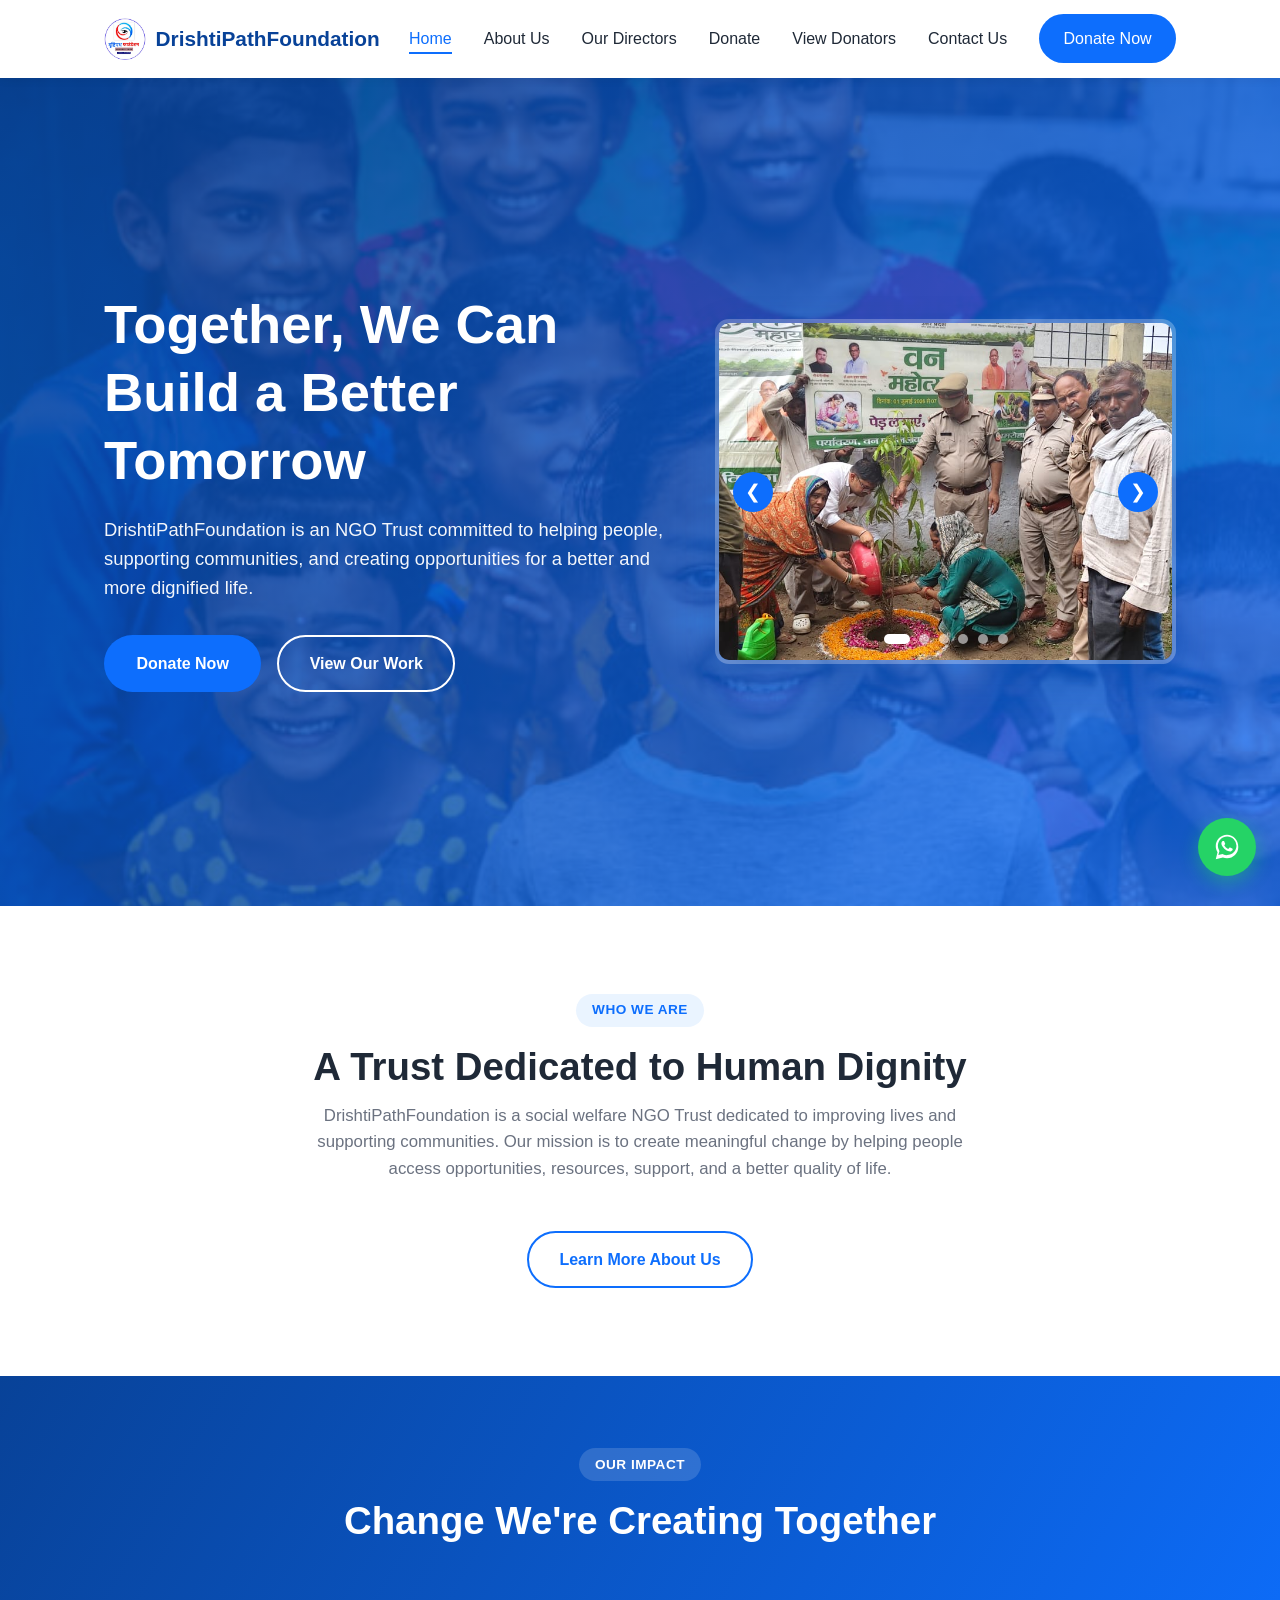
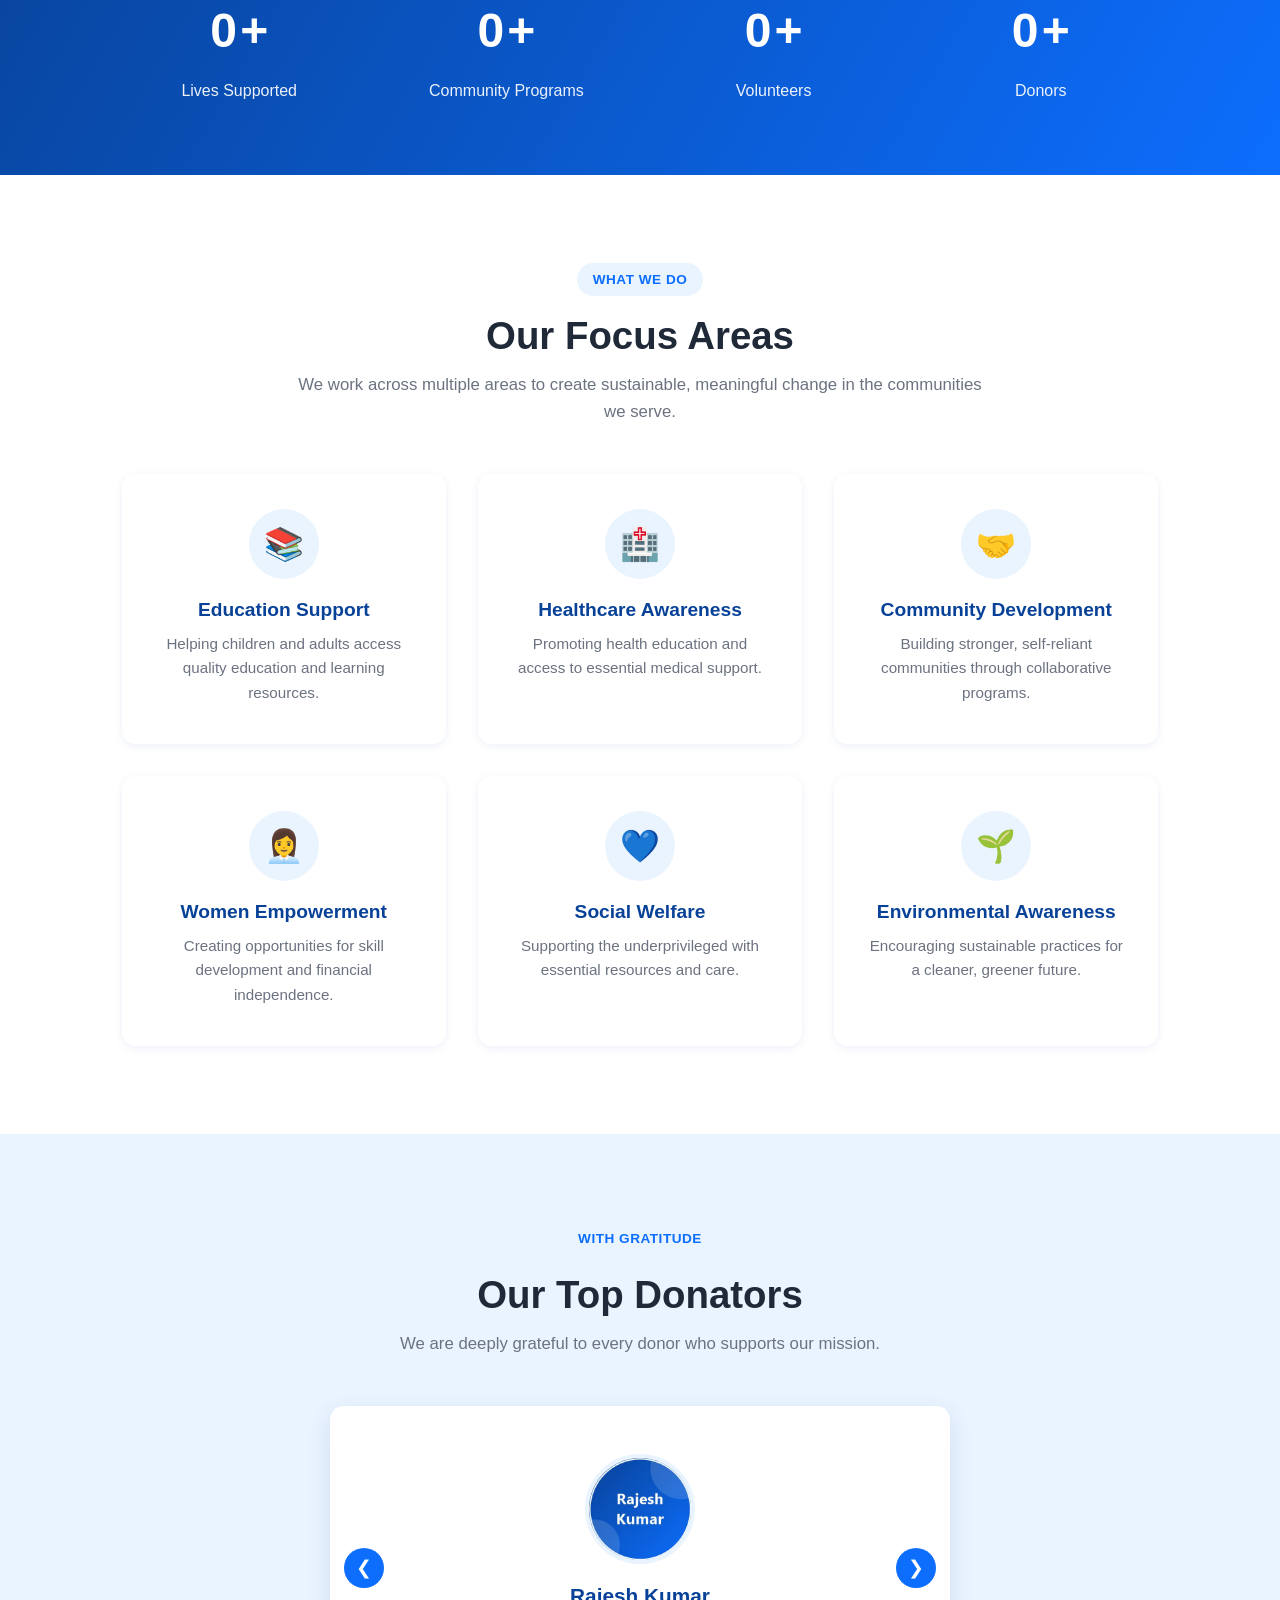
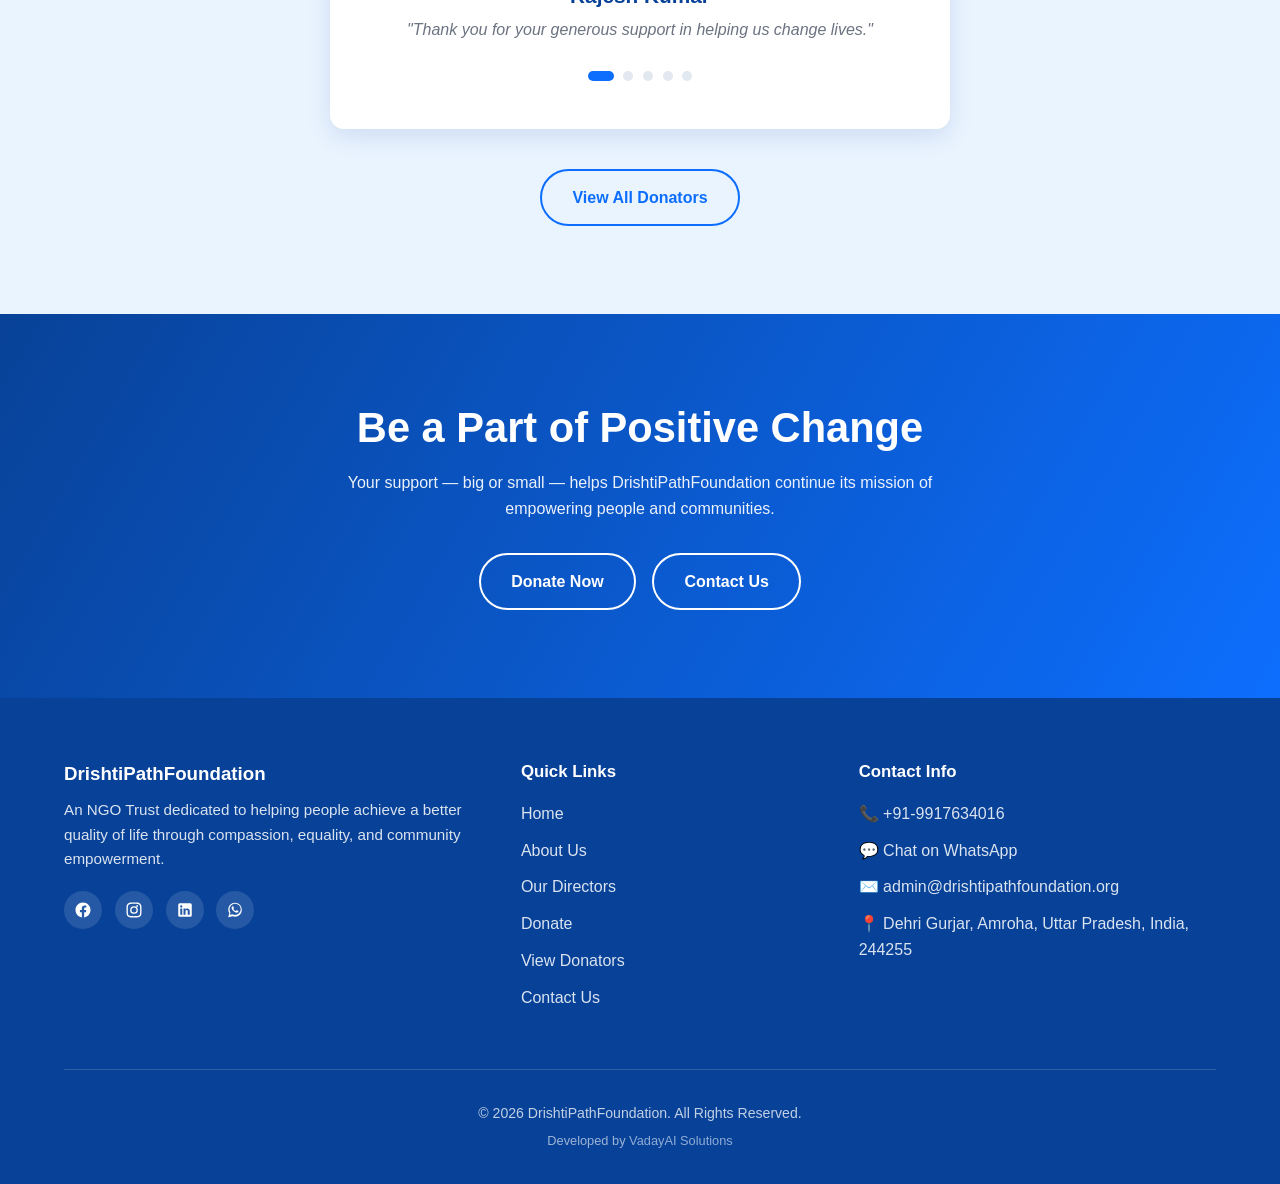
<file: index.html>
<!DOCTYPE html>
<html lang="en">
<head>
<meta charset="UTF-8">
<meta name="viewport" content="width=device-width, initial-scale=1.0">
<title>DrishtiPathFoundation | Home</title>
<meta name="description" content="DrishtiPathFoundation is an NGO Trust committed to helping people, supporting communities, and creating opportunities for a better and more dignified life.">
<link rel="stylesheet" href="css/style.css">
</head>
<body>

<!-- ===================== HEADER / NAVIGATION ===================== -->
<header class="site-header" id="siteHeader">
  <nav class="navbar">
    <a href="index.html" class="nav-logo">
      <img src="images/logo-placeholder.png" alt="DrishtiPathFoundation Logo">
      DrishtiPathFoundation
    </a>
    <ul class="nav-links" id="navLinks">
      <li><a href="index.html" class="active">Home</a></li>
      <li><a href="about.html">About Us</a></li>
      <li><a href="directors.html">Our Directors</a></li>
      <li><a href="donate.html">Donate</a></li>
      <li><a href="donors.html">View Donators</a></li>
      <li><a href="contact.html">Contact Us</a></li>
      <li><a href="donate.html" class="btn btn-primary">Donate Now</a></li>
    </ul>
    <div class="hamburger" id="hamburger" aria-label="Toggle navigation menu">
      <span></span><span></span><span></span>
    </div>
  </nav>
</header>

<!-- ===================== HERO SECTION ===================== -->
<!--
  Hero photo slideshow: auto-advances every 5 seconds, same behaviour as the
  Top Donors Slideshow further down (see initHeroSlideshow() in js/script.js).
  UPDATE LATER: add/replace photos in images/hero-placeholder/ (hero1.jpg,
  hero2.jpg, ...) — keep filenames sequential. Add or remove
  <div class="hero-slide"> blocks here to match how many photos you have.
-->
<section class="hero" id="home">
  <div class="hero-content">
    <div class="hero-text fade-in-up">
      <h1>Together, We Can Build a Better Tomorrow</h1>
      <p>DrishtiPathFoundation is an NGO Trust committed to helping people, supporting communities, and creating opportunities for a better and more dignified life.</p>
      <div class="hero-buttons">
        <a href="donate.html" class="btn btn-primary">Donate Now</a>
        <a href="#focus" class="btn btn-outline">View Our Work</a>
      </div>
    </div>
    <div class="hero-slider fade-in-up" id="heroSlider">
      <button class="slider-btn slider-prev" id="heroSliderPrev" aria-label="Previous photo">&#10094;</button>
      <button class="slider-btn slider-next" id="heroSliderNext" aria-label="Next photo">&#10095;</button>

      <div class="hero-slide active"><img src="images/hero-placeholder/hero1.jpg" alt="DrishtiPathFoundation community work 1"></div>
      <div class="hero-slide"><img src="images/hero-placeholder/hero2.jpg" alt="DrishtiPathFoundation community work 2"></div>
      <div class="hero-slide"><img src="images/hero-placeholder/hero3.jpg" alt="DrishtiPathFoundation community work 3"></div>
      <div class="hero-slide"><img src="images/hero-placeholder/hero4.jpg" alt="DrishtiPathFoundation community work 4"></div>
      <div class="hero-slide"><img src="images/hero-placeholder/hero5.jpg" alt="DrishtiPathFoundation community work 5"></div>
      <div class="hero-slide"><img src="images/hero-placeholder/hero6.jpg" alt="DrishtiPathFoundation community work 6"></div>

      <div class="slider-dots" id="heroSliderDots"></div>
    </div>
  </div>
</section>

<!-- ===================== ABOUT TEASER ===================== -->
<section class="section" id="about-teaser">
  <div class="container">
    <div class="section-header">
      <span class="section-tag">Who We Are</span>
      <h2>A Trust Dedicated to Human Dignity</h2>
      <p>DrishtiPathFoundation is a social welfare NGO Trust dedicated to improving lives and supporting communities. Our mission is to create meaningful change by helping people access opportunities, resources, support, and a better quality of life.</p>
    </div>
    <div class="text-center">
      <a href="about.html" class="btn btn-outline-blue">Learn More About Us</a>
    </div>
  </div>
</section>

<!-- ===================== IMPACT COUNTERS ===================== -->
<!-- Numbers animate upward when this section scrolls into view (see js/script.js). -->
<section class="impact-section" id="impact">
  <div class="container">
    <div class="section-header">
      <span class="section-tag" style="background:rgba(255,255,255,0.15); color:#fff;">Our Impact</span>
      <h2 style="color:#fff;">Change We're Creating Together</h2>
    </div>
    <div class="counter-grid">
      <div class="counter-item">
        <div class="counter-number"><span data-target="1000">0</span>+</div>
        <div class="counter-label">Lives Supported</div>
      </div>
      <div class="counter-item">
        <div class="counter-number"><span data-target="50">0</span>+</div>
        <div class="counter-label">Community Programs</div>
      </div>
      <div class="counter-item">
        <div class="counter-number"><span data-target="100">0</span>+</div>
        <div class="counter-label">Volunteers</div>
      </div>
      <div class="counter-item">
        <div class="counter-number"><span data-target="500">0</span>+</div>
        <div class="counter-label">Donors</div>
      </div>
    </div>
  </div>
</section>

<!-- ===================== FOCUS AREAS ===================== -->
<section class="section" id="focus">
  <div class="container">
    <div class="section-header">
      <span class="section-tag">What We Do</span>
      <h2>Our Focus Areas</h2>
      <p>We work across multiple areas to create sustainable, meaningful change in the communities we serve.</p>
    </div>
    <div class="focus-grid">
      <div class="focus-card">
        <div class="focus-icon">📚</div>
        <h3>Education Support</h3>
        <p>Helping children and adults access quality education and learning resources.</p>
      </div>
      <div class="focus-card">
        <div class="focus-icon">🏥</div>
        <h3>Healthcare Awareness</h3>
        <p>Promoting health education and access to essential medical support.</p>
      </div>
      <div class="focus-card">
        <div class="focus-icon">🤝</div>
        <h3>Community Development</h3>
        <p>Building stronger, self-reliant communities through collaborative programs.</p>
      </div>
      <div class="focus-card">
        <div class="focus-icon">👩‍💼</div>
        <h3>Women Empowerment</h3>
        <p>Creating opportunities for skill development and financial independence.</p>
      </div>
      <div class="focus-card">
        <div class="focus-icon">💙</div>
        <h3>Social Welfare</h3>
        <p>Supporting the underprivileged with essential resources and care.</p>
      </div>
      <div class="focus-card">
        <div class="focus-icon">🌱</div>
        <h3>Environmental Awareness</h3>
        <p>Encouraging sustainable practices for a cleaner, greener future.</p>
      </div>
    </div>
  </div>
</section>

<!-- ===================== TOP DONORS SLIDESHOW ===================== -->
<!-- Auto-advances every 5 seconds. See initDonorSlideshow() in js/script.js. -->
<section class="section section-alt" id="top-donors">
  <div class="container">
    <div class="section-header">
      <span class="section-tag">With Gratitude</span>
      <h2>Our Top Donators</h2>
      <p>We are deeply grateful to every donor who supports our mission.</p>
    </div>

    <div class="donor-slider" id="donorSlider">
      <button class="slider-btn slider-prev" id="sliderPrev" aria-label="Previous donor">&#10094;</button>
      <button class="slider-btn slider-next" id="sliderNext" aria-label="Next donor">&#10095;</button>

      <div class="donor-slide active">
        <img src="images/donors/donor1.jpg" alt="Rajesh Kumar">
        <h3>Rajesh Kumar</h3>
        <p>"Thank you for your generous support in helping us change lives."</p>
      </div>
      <div class="donor-slide">
        <img src="images/donors/donor2.jpg" alt="Neha Gupta">
        <h3>Neha Gupta</h3>
        <p>"Your kindness fuels our mission of hope and dignity."</p>
      </div>
      <div class="donor-slide">
        <img src="images/donors/donor3.jpg" alt="Amit Agarwal">
        <h3>Amit Agarwal</h3>
        <p>"Every contribution brings us closer to a better tomorrow."</p>
      </div>
      <div class="donor-slide">
        <img src="images/donors/donor4.jpg" alt="Sunita Sharma">
        <h3>Sunita Sharma</h3>
        <p>"Grateful for your trust and continued generosity."</p>
      </div>
      <div class="donor-slide">
        <img src="images/donors/donor5.jpg" alt="Vikram Singh">
        <h3>Vikram Singh</h3>
        <p>"Together, we are building a more compassionate society."</p>
      </div>

      <div class="slider-dots" id="sliderDots"></div>
    </div>

    <div class="text-center" style="margin-top:2.5rem;">
      <a href="donors.html" class="btn btn-outline-blue">View All Donators</a>
    </div>
  </div>
</section>

<!-- ===================== CALL TO ACTION ===================== -->
<section class="section" style="background: linear-gradient(120deg, var(--dark-blue), var(--primary-blue)); color:#fff;">
  <div class="container text-center">
    <h2 style="color:#fff; font-size:clamp(1.8rem,3.5vw,2.6rem); margin-bottom:1rem;">Be a Part of Positive Change</h2>
    <p style="max-width:600px; margin:0 auto 2rem; opacity:0.92;">Your support — big or small — helps DrishtiPathFoundation continue its mission of empowering people and communities.</p>
    <div class="hero-buttons" style="justify-content:center;">
      <a href="donate.html" class="btn btn-outline">Donate Now</a>
      <a href="contact.html" class="btn btn-outline">Contact Us</a>
    </div>
  </div>
</section>

<!-- ===================== FOOTER ===================== -->
<footer class="site-footer">
  <div class="footer-grid">
    <div class="footer-brand">
      <h3>DrishtiPathFoundation</h3>
      <p>An NGO Trust dedicated to helping people achieve a better quality of life through compassion, equality, and community empowerment.</p>
      <div class="footer-social">
        <a href="https://www.facebook.com/share/1DMJnXZM2B/" target="_blank" rel="noopener" aria-label="Facebook"><svg viewBox="0 0 24 24"><path d="M22 12.06C22 6.51 17.52 2 12 2S2 6.51 2 12.06c0 5 3.66 9.15 8.44 9.94v-7.03H7.9v-2.91h2.54V9.86c0-2.51 1.49-3.9 3.77-3.9 1.09 0 2.24.2 2.24.2v2.47h-1.26c-1.24 0-1.63.78-1.63 1.57v1.88h2.78l-.44 2.91h-2.34V22c4.78-.79 8.44-4.94 8.44-9.94z"/></svg></a>
        <a href="https://www.instagram.com/drishtipathfoundation" target="_blank" rel="noopener" aria-label="Instagram"><svg viewBox="0 0 24 24"><path d="M12 2c-2.72 0-3.06.01-4.12.06-1.06.05-1.79.22-2.43.47-.66.26-1.22.6-1.77 1.16-.56.55-.9 1.11-1.16 1.77-.25.64-.42 1.37-.47 2.43C2.01 8.94 2 9.28 2 12s.01 3.06.06 4.12c.05 1.06.22 1.79.47 2.43.26.66.6 1.22 1.16 1.77.55.56 1.11.9 1.77 1.16.64.25 1.37.42 2.43.47C8.94 21.99 9.28 22 12 22s3.06-.01 4.12-.06c1.06-.05 1.79-.22 2.43-.47.66-.26 1.22-.6 1.77-1.16.56-.55.9-1.11 1.16-1.77.25-.64.42-1.37.47-2.43.05-1.06.06-1.4.06-4.12s-.01-3.06-.06-4.12c-.05-1.06-.22-1.79-.47-2.43-.26-.66-.6-1.22-1.16-1.77-.55-.56-1.11-.9-1.77-1.16-.64-.25-1.37-.42-2.43-.47C15.06 2.01 14.72 2 12 2zm0 1.8c2.67 0 2.99.01 4.04.06.98.04 1.51.21 1.86.34.47.18.8.4 1.15.75.35.35.57.68.75 1.15.14.35.3.88.34 1.86.05 1.05.06 1.37.06 4.04s-.01 2.99-.06 4.04c-.04.98-.21 1.51-.34 1.86-.18.47-.4.8-.75 1.15-.35.35-.68.57-1.15.75-.35.14-.88.3-1.86.34-1.05.05-1.37.06-4.04.06s-2.99-.01-4.04-.06c-.98-.04-1.51-.21-1.86-.34-.47-.18-.8-.4-1.15-.75-.35-.35-.57-.68-.75-1.15-.14-.35-.3-.88-.34-1.86C3.81 14.99 3.8 14.67 3.8 12s.01-2.99.06-4.04c.04-.98.21-1.51.34-1.86.18-.47.4-.8.75-1.15.35-.35.68-.57 1.15-.75.35-.14.88-.3 1.86-.34C9.01 3.81 9.33 3.8 12 3.8zm0 3.05a5.15 5.15 0 1 0 0 10.3 5.15 5.15 0 0 0 0-10.3zm0 8.5a3.35 3.35 0 1 1 0-6.7 3.35 3.35 0 0 1 0 6.7zm5.35-8.7a1.2 1.2 0 1 1-2.4 0 1.2 1.2 0 0 1 2.4 0z"/></svg></a>
        <a href="https://www.linkedin.com/in/drishtipath-foundation-a357b42a9/" target="_blank" rel="noopener" aria-label="LinkedIn"><svg viewBox="0 0 24 24"><path d="M19 3A2 2 0 0 1 21 5v14a2 2 0 0 1-2 2H5a2 2 0 0 1-2-2V5a2 2 0 0 1 2-2h14zM8.34 18.34V10.1H5.67v8.24h2.67zM7 8.9a1.55 1.55 0 1 0 0-3.1 1.55 1.55 0 0 0 0 3.1zm11.34 9.44v-4.7c0-2.52-1.35-3.69-3.15-3.69-1.45 0-2.1.8-2.46 1.36v-1.17h-2.67c.04.75 0 8.2 0 8.2h2.67v-4.58c0-.25.02-.49.09-.67.2-.49.65-1 1.4-1 1 0 1.4.76 1.4 1.86v4.39h2.72z"/></svg></a>
        <a href="https://wa.me/919917634016" target="_blank" rel="noopener" aria-label="WhatsApp"><svg viewBox="0 0 32 32"><path d="M16.02 3C9.4 3 4 8.4 4 15.02c0 2.4.7 4.63 1.9 6.5L4 29l7.66-1.85a11.9 11.9 0 0 0 4.36.82h.01c6.62 0 12.02-5.4 12.02-12.02C28.05 8.4 22.65 3 16.02 3zm0 21.9c-1.55 0-3.06-.4-4.4-1.16l-.31-.18-4.55 1.1 1.22-4.44-.2-.32a9.87 9.87 0 0 1-1.52-5.28c0-5.47 4.45-9.92 9.93-9.92 2.65 0 5.14 1.03 7.01 2.9a9.86 9.86 0 0 1 2.9 7.02c0 5.47-4.45 9.92-9.93 9.92zm5.44-7.43c-.3-.15-1.76-.87-2.03-.97-.27-.1-.47-.15-.67.15-.2.3-.77.97-.94 1.17-.17.2-.35.22-.65.07-.3-.15-1.25-.46-2.38-1.47-.88-.78-1.47-1.75-1.65-2.05-.17-.3-.02-.46.13-.6.14-.14.3-.35.45-.52.15-.17.2-.3.3-.5.1-.2.05-.37-.02-.52-.07-.15-.67-1.62-.92-2.22-.24-.58-.49-.5-.67-.5h-.57c-.2 0-.52.07-.79.37-.27.3-1.04 1.02-1.04 2.48s1.07 2.87 1.22 3.07c.15.2 2.1 3.2 5.08 4.49.71.3 1.26.49 1.69.63.71.22 1.36.19 1.87.12.57-.09 1.76-.72 2.01-1.41.25-.7.25-1.3.17-1.42-.07-.13-.27-.2-.57-.35z"/></svg></a>
      </div>
    </div>
    <div class="footer-col">
      <h4>Quick Links</h4>
      <ul>
        <li><a href="index.html">Home</a></li>
        <li><a href="about.html">About Us</a></li>
        <li><a href="directors.html">Our Directors</a></li>
        <li><a href="donate.html">Donate</a></li>
        <li><a href="donors.html">View Donators</a></li>
        <li><a href="contact.html">Contact Us</a></li>
      </ul>
    </div>
    <div class="footer-col">
      <h4>Contact Info</h4>
      <ul>
        <li>📞 <a href="tel:+919917634016">+91-9917634016</a></li>
        <li>💬 <a href="https://wa.me/919917634016" target="_blank" rel="noopener">Chat on WhatsApp</a></li>
        <li>✉️ <a href="mailto:admin@drishtipathfoundation.org">admin@drishtipathfoundation.org</a></li>
        <li>📍 <a href="https://maps.app.goo.gl/262mdKHrESReHKVZ7?g_st=ic" target="_blank" rel="noopener">Dehri Gurjar, Amroha, Uttar Pradesh, India, 244255</a></li>
      </ul>
    </div>
  </div>
  <div class="footer-bottom">
    <p class="footer-copy">© 2026 DrishtiPathFoundation. All Rights Reserved.</p>
    <p class="footer-dev">Developed by <a href="https://nktyagi123.github.io/portfolio/" target="_blank" rel="noopener">VadayAI Solutions</a></p>
  </div>
</footer>

<!-- ===================== FLOATING BUTTONS ===================== -->
<a href="https://wa.me/919917634016" target="_blank" rel="noopener" class="whatsapp-float" aria-label="Chat on WhatsApp">
  <svg viewBox="0 0 32 32"><path d="M16.02 3C9.4 3 4 8.4 4 15.02c0 2.4.7 4.63 1.9 6.5L4 29l7.66-1.85a11.9 11.9 0 0 0 4.36.82h.01c6.62 0 12.02-5.4 12.02-12.02C28.05 8.4 22.65 3 16.02 3zm0 21.9c-1.55 0-3.06-.4-4.4-1.16l-.31-.18-4.55 1.1 1.22-4.44-.2-.32a9.87 9.87 0 0 1-1.52-5.28c0-5.47 4.45-9.92 9.93-9.92 2.65 0 5.14 1.03 7.01 2.9a9.86 9.86 0 0 1 2.9 7.02c0 5.47-4.45 9.92-9.93 9.92zm5.44-7.43c-.3-.15-1.76-.87-2.03-.97-.27-.1-.47-.15-.67.15-.2.3-.77.97-.94 1.17-.17.2-.35.22-.65.07-.3-.15-1.25-.46-2.38-1.47-.88-.78-1.47-1.75-1.65-2.05-.17-.3-.02-.46.13-.6.14-.14.3-.35.45-.52.15-.17.2-.3.3-.5.1-.2.05-.37-.02-.52-.07-.15-.67-1.62-.92-2.22-.24-.58-.49-.5-.67-.5h-.57c-.2 0-.52.07-.79.37-.27.3-1.04 1.02-1.04 2.48s1.07 2.87 1.22 3.07c.15.2 2.1 3.2 5.08 4.49.71.3 1.26.49 1.69.63.71.22 1.36.19 1.87.12.57-.09 1.76-.72 2.01-1.41.25-.7.25-1.3.17-1.42-.07-.13-.27-.2-.57-.35z"/></svg>
</a>
<button class="scroll-top-btn" id="scrollTopBtn" aria-label="Scroll to top">&uarr;</button>

<script src="js/script.js"></script>
</body>
</html>
</file>
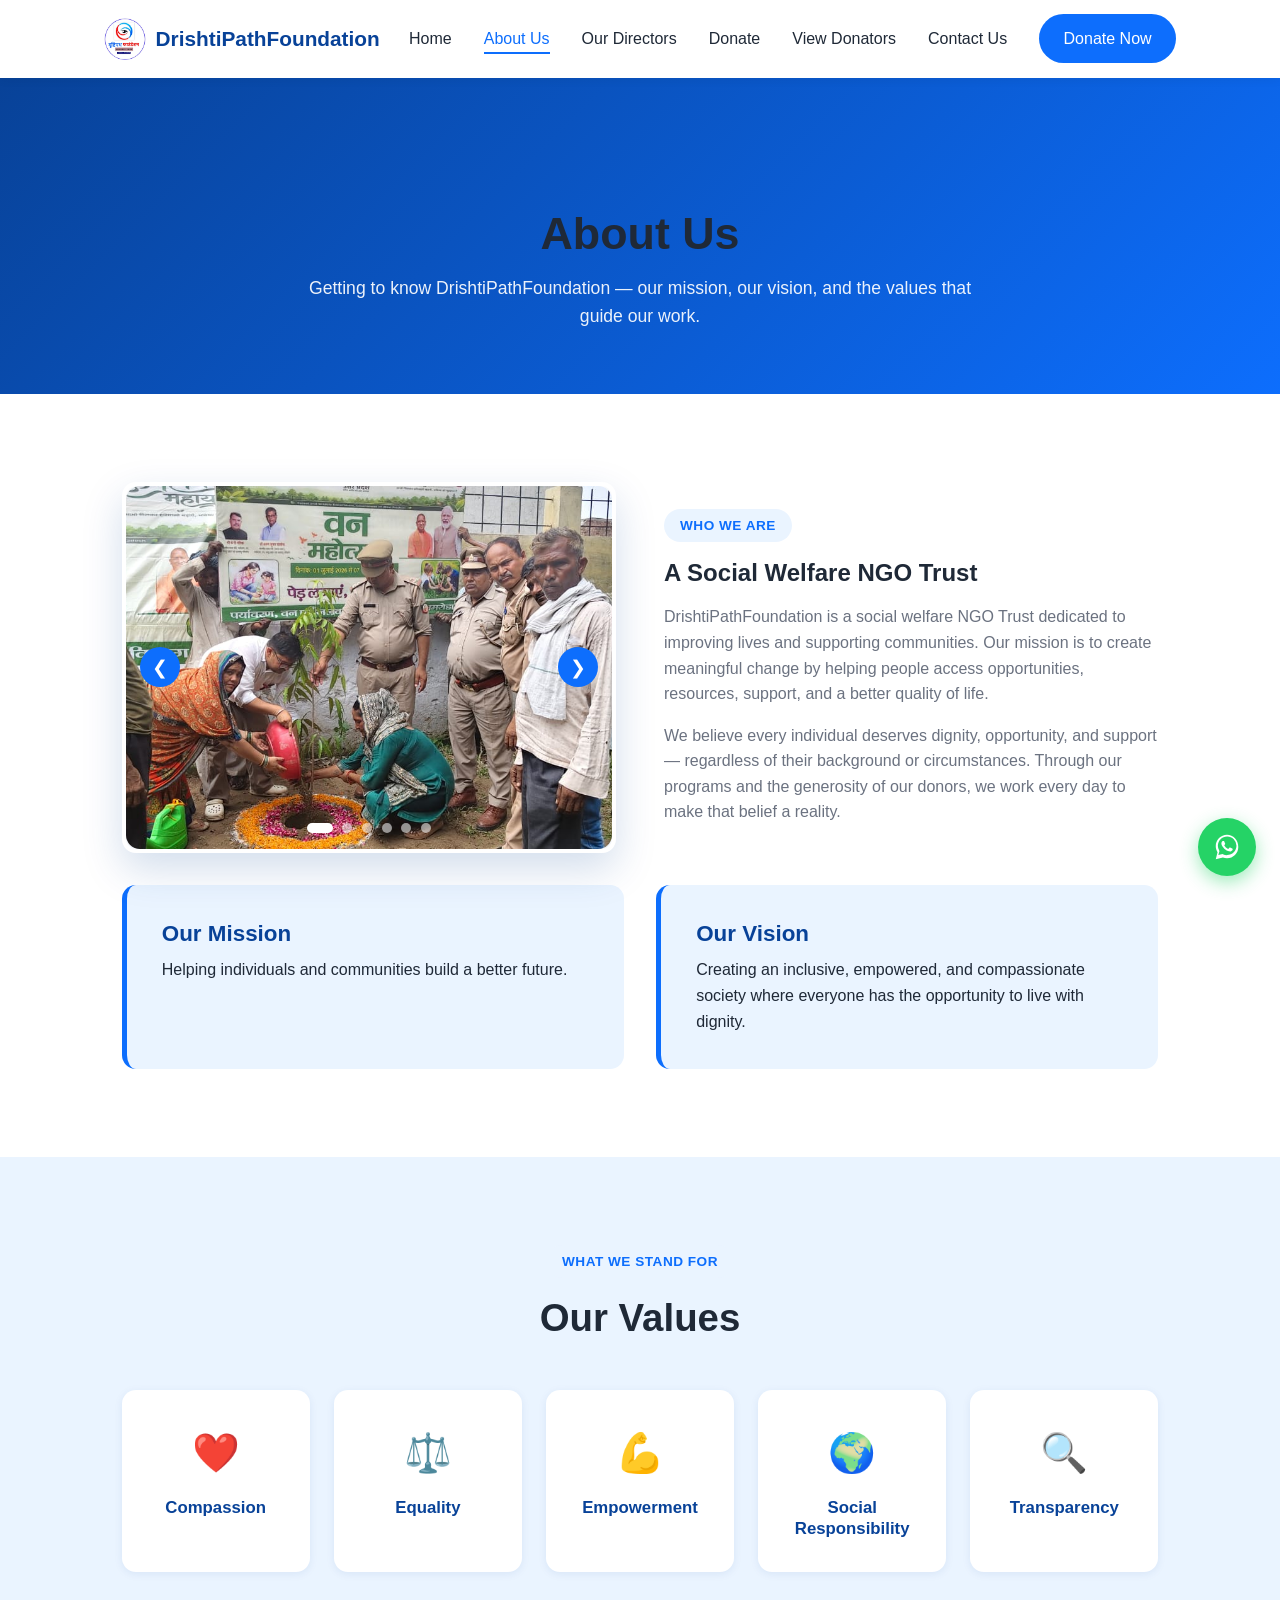
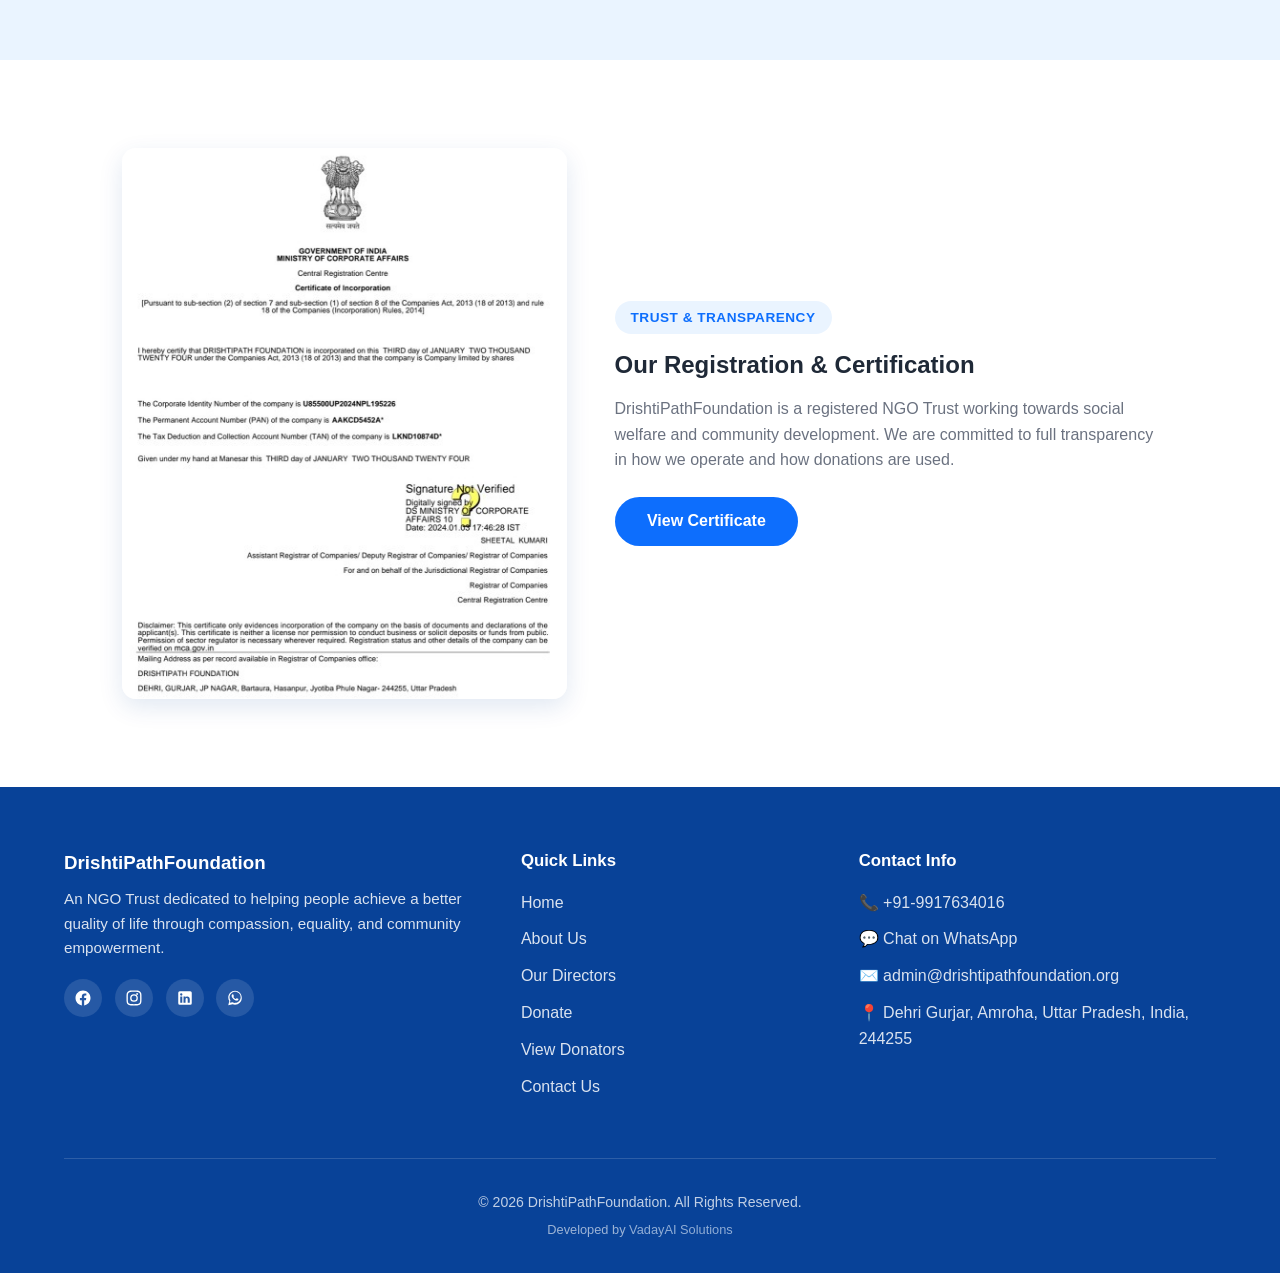
<file: about.html>
<!DOCTYPE html>
<html lang="en">
<head>
<meta charset="UTF-8">
<meta name="viewport" content="width=device-width, initial-scale=1.0">
<title>About Us | DrishtiPathFoundation</title>
<meta name="description" content="Learn about DrishtiPathFoundation's mission, vision, values, and registration as an NGO Trust.">
<link rel="stylesheet" href="css/style.css">
</head>
<body>

<!-- ===================== HEADER / NAVIGATION ===================== -->
<header class="site-header" id="siteHeader">
  <nav class="navbar">
    <a href="index.html" class="nav-logo">
      <img src="images/logo-placeholder.png" alt="DrishtiPathFoundation Logo">
      DrishtiPathFoundation
    </a>
    <ul class="nav-links" id="navLinks">
      <li><a href="index.html">Home</a></li>
      <li><a href="about.html" class="active">About Us</a></li>
      <li><a href="directors.html">Our Directors</a></li>
      <li><a href="donate.html">Donate</a></li>
      <li><a href="donors.html">View Donators</a></li>
      <li><a href="contact.html">Contact Us</a></li>
      <li><a href="donate.html" class="btn btn-primary">Donate Now</a></li>
    </ul>
    <div class="hamburger" id="hamburger" aria-label="Toggle navigation menu">
      <span></span><span></span><span></span>
    </div>
  </nav>
</header>

<!-- ===================== PAGE HERO ===================== -->
<section class="page-hero">
  <h1>About Us</h1>
  <p>Getting to know DrishtiPathFoundation — our mission, our vision, and the values that guide our work.</p>
</section>

<!-- ===================== ABOUT INTRO ===================== -->
<!--
  Photo slideshow: same auto-advancing component as the Home page hero
  (see initHeroSlideshow() in js/script.js). UPDATE LATER: add/replace
  photos in images/hero-placeholder/ — keep filenames sequential. Add or
  remove <div class="hero-slide"> blocks here to match how many photos
  you have (keep this list identical to the one in index.html).
-->
<section class="section">
  <div class="container">
    <div class="about-intro">
      <div class="hero-slider" id="heroSlider">
        <button class="slider-btn slider-prev" id="heroSliderPrev" aria-label="Previous photo">&#10094;</button>
        <button class="slider-btn slider-next" id="heroSliderNext" aria-label="Next photo">&#10095;</button>

        <div class="hero-slide active"><img src="images/hero-placeholder/hero1.jpg" alt="DrishtiPathFoundation community work 1"></div>
        <div class="hero-slide"><img src="images/hero-placeholder/hero2.jpg" alt="DrishtiPathFoundation community work 2"></div>
        <div class="hero-slide"><img src="images/hero-placeholder/hero3.jpg" alt="DrishtiPathFoundation community work 3"></div>
        <div class="hero-slide"><img src="images/hero-placeholder/hero4.jpg" alt="DrishtiPathFoundation community work 4"></div>
        <div class="hero-slide"><img src="images/hero-placeholder/hero5.jpg" alt="DrishtiPathFoundation community work 5"></div>
        <div class="hero-slide"><img src="images/hero-placeholder/hero6.jpg" alt="DrishtiPathFoundation community work 6"></div>

        <div class="slider-dots" id="heroSliderDots"></div>
      </div>
      <div>
        <span class="section-tag">Who We Are</span>
        <h2 style="margin-bottom:1rem;">A Social Welfare NGO Trust</h2>
        <p style="color:var(--gray-text); margin-bottom:1rem;">DrishtiPathFoundation is a social welfare NGO Trust dedicated to improving lives and supporting communities. Our mission is to create meaningful change by helping people access opportunities, resources, support, and a better quality of life.</p>
        <p style="color:var(--gray-text);">We believe every individual deserves dignity, opportunity, and support — regardless of their background or circumstances. Through our programs and the generosity of our donors, we work every day to make that belief a reality.</p>
      </div>
    </div>

    <!-- Mission & Vision -->
    <div class="mv-grid">
      <div class="mv-card">
        <h3>Our Mission</h3>
        <p>Helping individuals and communities build a better future.</p>
      </div>
      <div class="mv-card">
        <h3>Our Vision</h3>
        <p>Creating an inclusive, empowered, and compassionate society where everyone has the opportunity to live with dignity.</p>
      </div>
    </div>
  </div>
</section>

<!-- ===================== OUR VALUES ===================== -->
<section class="section section-alt">
  <div class="container">
    <div class="section-header">
      <span class="section-tag">What We Stand For</span>
      <h2>Our Values</h2>
    </div>
    <div class="values-grid">
      <div class="value-card">
        <div class="value-icon">❤️</div>
        <h4>Compassion</h4>
      </div>
      <div class="value-card">
        <div class="value-icon">⚖️</div>
        <h4>Equality</h4>
      </div>
      <div class="value-card">
        <div class="value-icon">💪</div>
        <h4>Empowerment</h4>
      </div>
      <div class="value-card">
        <div class="value-icon">🌍</div>
        <h4>Social Responsibility</h4>
      </div>
      <div class="value-card">
        <div class="value-icon">🔍</div>
        <h4>Transparency</h4>
      </div>
    </div>
  </div>
</section>

<!-- ===================== NGO CERTIFICATE ===================== -->
<!-- Replace images/certificate/certificate.jpg with the real registration certificate. -->
<section class="section" id="certificate">
  <div class="container">
    <div class="certificate-grid">
      <div class="certificate-img-wrap" id="certificateTrigger">
        <img src="images/certificate/certificate.jpg" alt="DrishtiPathFoundation NGO registration certificate">
      </div>
      <div>
        <span class="section-tag">Trust &amp; Transparency</span>
        <h2 style="margin-bottom:1rem;">Our Registration &amp; Certification</h2>
        <p style="color:var(--gray-text); margin-bottom:1.5rem;">DrishtiPathFoundation is a registered NGO Trust working towards social welfare and community development. We are committed to full transparency in how we operate and how donations are used.</p>
        <button class="btn btn-primary" id="certificateBtnTrigger" onclick="document.getElementById('certificateTrigger').click()">View Certificate</button>
      </div>
    </div>
  </div>
</section>

<!-- Certificate Modal / Lightbox -->
<div class="modal-overlay" id="certificateModal">
  <div class="modal-box">
    <button class="modal-close" aria-label="Close">&times;</button>
    <img src="images/certificate/certificate.jpg" alt="DrishtiPathFoundation NGO registration certificate — enlarged view">
  </div>
</div>

<!-- ===================== FOOTER ===================== -->
<footer class="site-footer">
  <div class="footer-grid">
    <div class="footer-brand">
      <h3>DrishtiPathFoundation</h3>
      <p>An NGO Trust dedicated to helping people achieve a better quality of life through compassion, equality, and community empowerment.</p>
      <div class="footer-social">
        <a href="https://www.facebook.com/share/1DMJnXZM2B/" target="_blank" rel="noopener" aria-label="Facebook"><svg viewBox="0 0 24 24"><path d="M22 12.06C22 6.51 17.52 2 12 2S2 6.51 2 12.06c0 5 3.66 9.15 8.44 9.94v-7.03H7.9v-2.91h2.54V9.86c0-2.51 1.49-3.9 3.77-3.9 1.09 0 2.24.2 2.24.2v2.47h-1.26c-1.24 0-1.63.78-1.63 1.57v1.88h2.78l-.44 2.91h-2.34V22c4.78-.79 8.44-4.94 8.44-9.94z"/></svg></a>
        <a href="https://www.instagram.com/drishtipathfoundation" target="_blank" rel="noopener" aria-label="Instagram"><svg viewBox="0 0 24 24"><path d="M12 2c-2.72 0-3.06.01-4.12.06-1.06.05-1.79.22-2.43.47-.66.26-1.22.6-1.77 1.16-.56.55-.9 1.11-1.16 1.77-.25.64-.42 1.37-.47 2.43C2.01 8.94 2 9.28 2 12s.01 3.06.06 4.12c.05 1.06.22 1.79.47 2.43.26.66.6 1.22 1.16 1.77.55.56 1.11.9 1.77 1.16.64.25 1.37.42 2.43.47C8.94 21.99 9.28 22 12 22s3.06-.01 4.12-.06c1.06-.05 1.79-.22 2.43-.47.66-.26 1.22-.6 1.77-1.16.56-.55.9-1.11 1.16-1.77.25-.64.42-1.37.47-2.43.05-1.06.06-1.4.06-4.12s-.01-3.06-.06-4.12c-.05-1.06-.22-1.79-.47-2.43-.26-.66-.6-1.22-1.16-1.77-.55-.56-1.11-.9-1.77-1.16-.64-.25-1.37-.42-2.43-.47C15.06 2.01 14.72 2 12 2zm0 1.8c2.67 0 2.99.01 4.04.06.98.04 1.51.21 1.86.34.47.18.8.4 1.15.75.35.35.57.68.75 1.15.14.35.3.88.34 1.86.05 1.05.06 1.37.06 4.04s-.01 2.99-.06 4.04c-.04.98-.21 1.51-.34 1.86-.18.47-.4.8-.75 1.15-.35.35-.68.57-1.15.75-.35.14-.88.3-1.86.34-1.05.05-1.37.06-4.04.06s-2.99-.01-4.04-.06c-.98-.04-1.51-.21-1.86-.34-.47-.18-.8-.4-1.15-.75-.35-.35-.57-.68-.75-1.15-.14-.35-.3-.88-.34-1.86C3.81 14.99 3.8 14.67 3.8 12s.01-2.99.06-4.04c.04-.98.21-1.51.34-1.86.18-.47.4-.8.75-1.15.35-.35.68-.57 1.15-.75.35-.14.88-.3 1.86-.34C9.01 3.81 9.33 3.8 12 3.8zm0 3.05a5.15 5.15 0 1 0 0 10.3 5.15 5.15 0 0 0 0-10.3zm0 8.5a3.35 3.35 0 1 1 0-6.7 3.35 3.35 0 0 1 0 6.7zm5.35-8.7a1.2 1.2 0 1 1-2.4 0 1.2 1.2 0 0 1 2.4 0z"/></svg></a>
        <a href="https://www.linkedin.com/in/drishtipath-foundation-a357b42a9/" target="_blank" rel="noopener" aria-label="LinkedIn"><svg viewBox="0 0 24 24"><path d="M19 3A2 2 0 0 1 21 5v14a2 2 0 0 1-2 2H5a2 2 0 0 1-2-2V5a2 2 0 0 1 2-2h14zM8.34 18.34V10.1H5.67v8.24h2.67zM7 8.9a1.55 1.55 0 1 0 0-3.1 1.55 1.55 0 0 0 0 3.1zm11.34 9.44v-4.7c0-2.52-1.35-3.69-3.15-3.69-1.45 0-2.1.8-2.46 1.36v-1.17h-2.67c.04.75 0 8.2 0 8.2h2.67v-4.58c0-.25.02-.49.09-.67.2-.49.65-1 1.4-1 1 0 1.4.76 1.4 1.86v4.39h2.72z"/></svg></a>
        <a href="https://wa.me/919917634016" target="_blank" rel="noopener" aria-label="WhatsApp"><svg viewBox="0 0 32 32"><path d="M16.02 3C9.4 3 4 8.4 4 15.02c0 2.4.7 4.63 1.9 6.5L4 29l7.66-1.85a11.9 11.9 0 0 0 4.36.82h.01c6.62 0 12.02-5.4 12.02-12.02C28.05 8.4 22.65 3 16.02 3zm0 21.9c-1.55 0-3.06-.4-4.4-1.16l-.31-.18-4.55 1.1 1.22-4.44-.2-.32a9.87 9.87 0 0 1-1.52-5.28c0-5.47 4.45-9.92 9.93-9.92 2.65 0 5.14 1.03 7.01 2.9a9.86 9.86 0 0 1 2.9 7.02c0 5.47-4.45 9.92-9.93 9.92zm5.44-7.43c-.3-.15-1.76-.87-2.03-.97-.27-.1-.47-.15-.67.15-.2.3-.77.97-.94 1.17-.17.2-.35.22-.65.07-.3-.15-1.25-.46-2.38-1.47-.88-.78-1.47-1.75-1.65-2.05-.17-.3-.02-.46.13-.6.14-.14.3-.35.45-.52.15-.17.2-.3.3-.5.1-.2.05-.37-.02-.52-.07-.15-.67-1.62-.92-2.22-.24-.58-.49-.5-.67-.5h-.57c-.2 0-.52.07-.79.37-.27.3-1.04 1.02-1.04 2.48s1.07 2.87 1.22 3.07c.15.2 2.1 3.2 5.08 4.49.71.3 1.26.49 1.69.63.71.22 1.36.19 1.87.12.57-.09 1.76-.72 2.01-1.41.25-.7.25-1.3.17-1.42-.07-.13-.27-.2-.57-.35z"/></svg></a>
      </div>
    </div>
    <div class="footer-col">
      <h4>Quick Links</h4>
      <ul>
        <li><a href="index.html">Home</a></li>
        <li><a href="about.html">About Us</a></li>
        <li><a href="directors.html">Our Directors</a></li>
        <li><a href="donate.html">Donate</a></li>
        <li><a href="donors.html">View Donators</a></li>
        <li><a href="contact.html">Contact Us</a></li>
      </ul>
    </div>
    <div class="footer-col">
      <h4>Contact Info</h4>
      <ul>
        <li>📞 <a href="tel:+919917634016">+91-9917634016</a></li>
        <li>💬 <a href="https://wa.me/919917634016" target="_blank" rel="noopener">Chat on WhatsApp</a></li>
        <li>✉️ <a href="mailto:admin@drishtipathfoundation.org">admin@drishtipathfoundation.org</a></li>
        <li>📍 <a href="https://maps.app.goo.gl/262mdKHrESReHKVZ7?g_st=ic" target="_blank" rel="noopener">Dehri Gurjar, Amroha, Uttar Pradesh, India, 244255</a></li>
      </ul>
    </div>
  </div>
  <div class="footer-bottom">
    <p class="footer-copy">© 2026 DrishtiPathFoundation. All Rights Reserved.</p>
    <p class="footer-dev">Developed by <a href="https://nktyagi123.github.io/portfolio/" target="_blank" rel="noopener">VadayAI Solutions</a></p>
  </div>
</footer>

<!-- ===================== FLOATING BUTTONS ===================== -->
<a href="https://wa.me/919917634016" target="_blank" rel="noopener" class="whatsapp-float" aria-label="Chat on WhatsApp">
  <svg viewBox="0 0 32 32"><path d="M16.02 3C9.4 3 4 8.4 4 15.02c0 2.4.7 4.63 1.9 6.5L4 29l7.66-1.85a11.9 11.9 0 0 0 4.36.82h.01c6.62 0 12.02-5.4 12.02-12.02C28.05 8.4 22.65 3 16.02 3zm0 21.9c-1.55 0-3.06-.4-4.4-1.16l-.31-.18-4.55 1.1 1.22-4.44-.2-.32a9.87 9.87 0 0 1-1.52-5.28c0-5.47 4.45-9.92 9.93-9.92 2.65 0 5.14 1.03 7.01 2.9a9.86 9.86 0 0 1 2.9 7.02c0 5.47-4.45 9.92-9.93 9.92zm5.44-7.43c-.3-.15-1.76-.87-2.03-.97-.27-.1-.47-.15-.67.15-.2.3-.77.97-.94 1.17-.17.2-.35.22-.65.07-.3-.15-1.25-.46-2.38-1.47-.88-.78-1.47-1.75-1.65-2.05-.17-.3-.02-.46.13-.6.14-.14.3-.35.45-.52.15-.17.2-.3.3-.5.1-.2.05-.37-.02-.52-.07-.15-.67-1.62-.92-2.22-.24-.58-.49-.5-.67-.5h-.57c-.2 0-.52.07-.79.37-.27.3-1.04 1.02-1.04 2.48s1.07 2.87 1.22 3.07c.15.2 2.1 3.2 5.08 4.49.71.3 1.26.49 1.69.63.71.22 1.36.19 1.87.12.57-.09 1.76-.72 2.01-1.41.25-.7.25-1.3.17-1.42-.07-.13-.27-.2-.57-.35z"/></svg>
</a>
<button class="scroll-top-btn" id="scrollTopBtn" aria-label="Scroll to top">&uarr;</button>

<script src="js/script.js"></script>
</body>
</html>
</file>
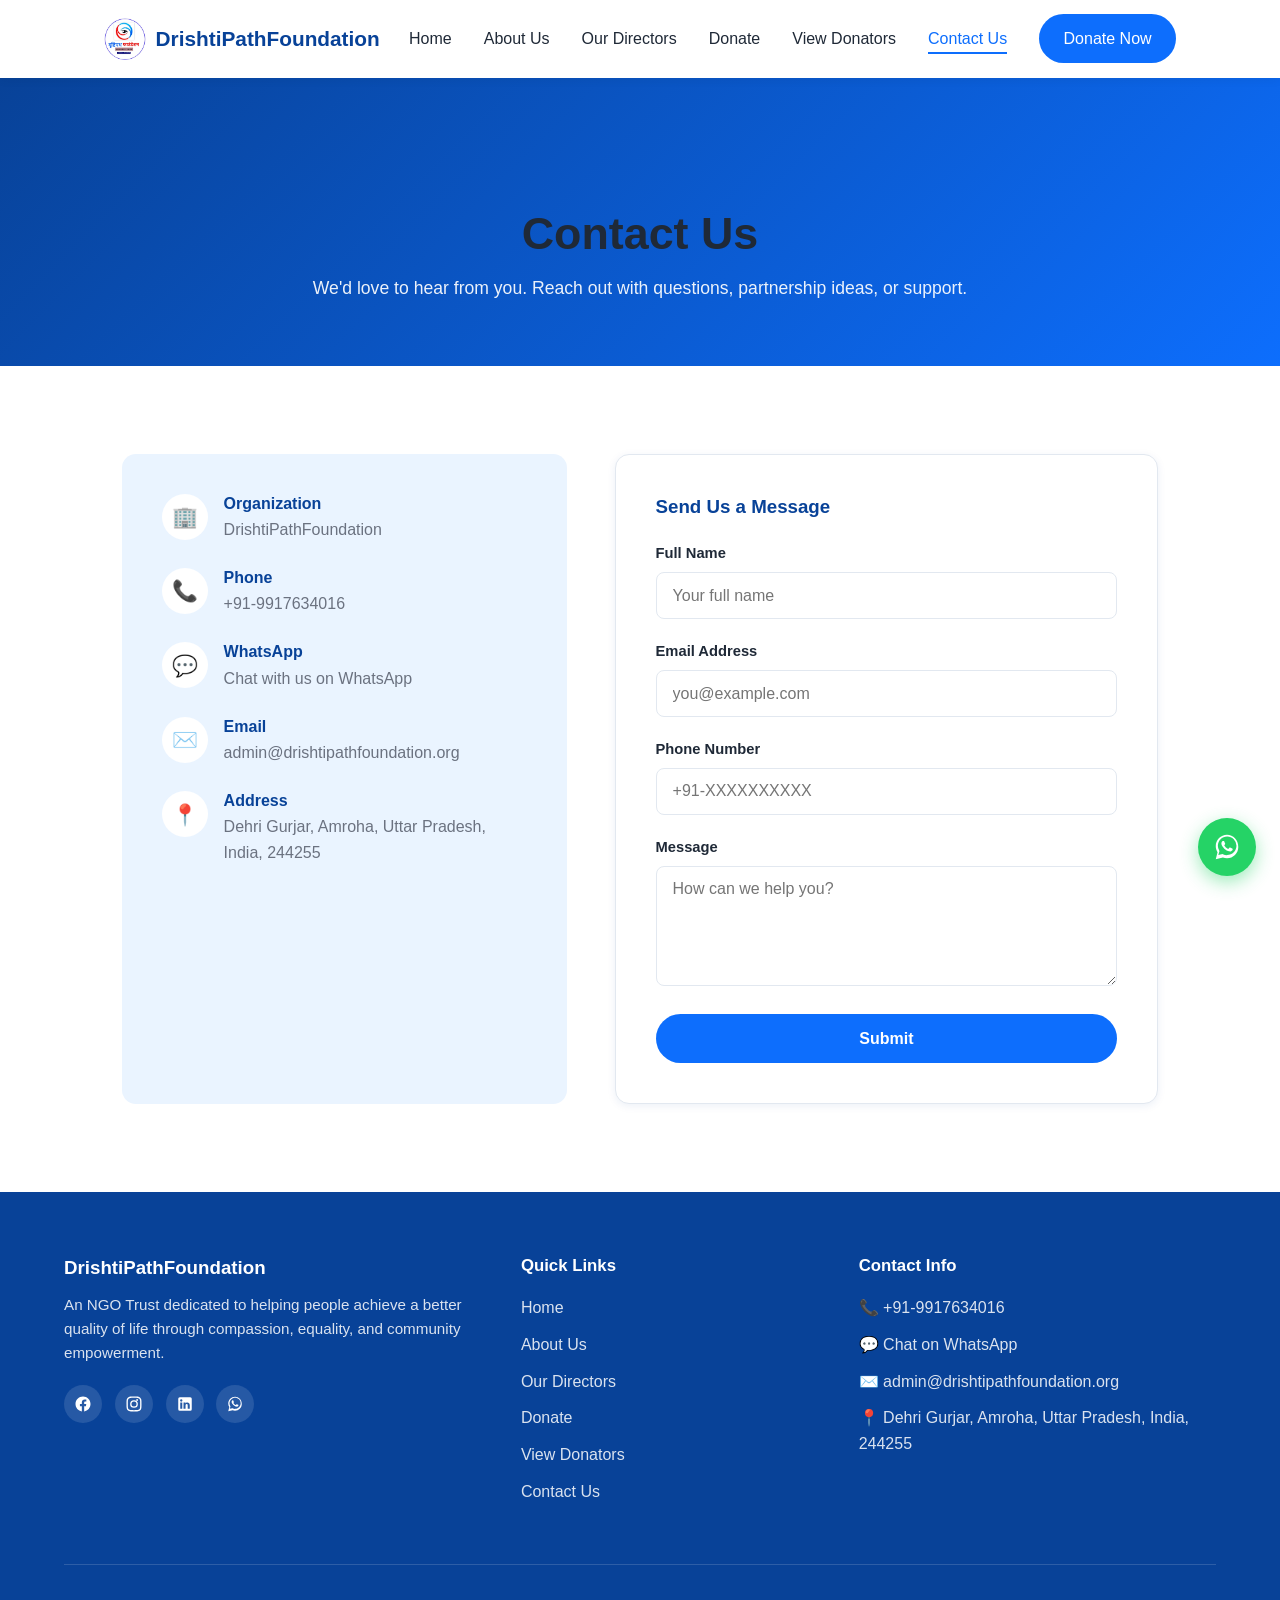
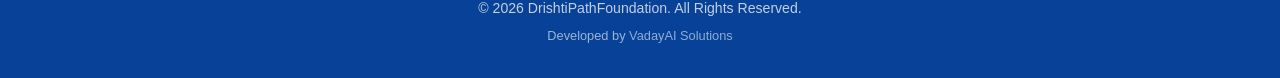
<file: contact.html>
<!DOCTYPE html>
<html lang="en">
<head>
<meta charset="UTF-8">
<meta name="viewport" content="width=device-width, initial-scale=1.0">
<title>Contact Us | DrishtiPathFoundation</title>
<meta name="description" content="Get in touch with DrishtiPathFoundation — phone, WhatsApp, email, address, and a contact form.">
<link rel="stylesheet" href="css/style.css">
</head>
<body>

<!-- ===================== HEADER / NAVIGATION ===================== -->
<header class="site-header" id="siteHeader">
  <nav class="navbar">
    <a href="index.html" class="nav-logo">
      <img src="images/logo-placeholder.png" alt="DrishtiPathFoundation Logo">
      DrishtiPathFoundation
    </a>
    <ul class="nav-links" id="navLinks">
      <li><a href="index.html">Home</a></li>
      <li><a href="about.html">About Us</a></li>
      <li><a href="directors.html">Our Directors</a></li>
      <li><a href="donate.html">Donate</a></li>
      <li><a href="donors.html">View Donators</a></li>
      <li><a href="contact.html" class="active">Contact Us</a></li>
      <li><a href="donate.html" class="btn btn-primary">Donate Now</a></li>
    </ul>
    <div class="hamburger" id="hamburger" aria-label="Toggle navigation menu">
      <span></span><span></span><span></span>
    </div>
  </nav>
</header>

<!-- ===================== PAGE HERO ===================== -->
<section class="page-hero">
  <h1>Contact Us</h1>
  <p>We'd love to hear from you. Reach out with questions, partnership ideas, or support.</p>
</section>

<!-- ===================== CONTACT SECTION ===================== -->
<section class="section">
  <div class="container">
    <div class="contact-grid">

      <!-- Contact Info -->
      <div class="contact-info-card">
        <div class="contact-info-item">
          <div class="icon">🏢</div>
          <div>
            <h4>Organization</h4>
            <p>DrishtiPathFoundation</p>
          </div>
        </div>
        <div class="contact-info-item">
          <div class="icon">📞</div>
          <div>
            <h4>Phone</h4>
            <a href="tel:+919917634016">+91-9917634016</a>
          </div>
        </div>
        <div class="contact-info-item">
          <div class="icon">💬</div>
          <div>
            <h4>WhatsApp</h4>
            <a href="https://wa.me/919917634016" target="_blank" rel="noopener">Chat with us on WhatsApp</a>
          </div>
        </div>
        <div class="contact-info-item">
          <div class="icon">✉️</div>
          <div>
            <h4>Email</h4>
            <a href="mailto:admin@drishtipathfoundation.org">admin@drishtipathfoundation.org</a>
          </div>
        </div>
        <div class="contact-info-item">
          <div class="icon">📍</div>
          <div>
            <h4>Address</h4>
            <p><a href="https://maps.app.goo.gl/262mdKHrESReHKVZ7?g_st=ic" target="_blank" rel="noopener">Dehri Gurjar, Amroha, Uttar Pradesh, India, 244255</a></p>
          </div>
        </div>
      </div>

      <!-- Contact Form -->
      <div class="contact-form-card">
        <h3 style="color:var(--dark-blue); margin-bottom:1.5rem;">Send Us a Message</h3>
        <!-- No backend available: JS prevents reload, validates fields, and shows a success message. -->
        <form id="contactForm" novalidate>
          <div class="form-group">
            <label for="name">Full Name</label>
            <input type="text" id="name" name="name" placeholder="Your full name">
            <span class="error-text">Please enter your name (at least 2 characters).</span>
          </div>
          <div class="form-group">
            <label for="email">Email Address</label>
            <input type="email" id="email" name="email" placeholder="you@example.com">
            <span class="error-text">Please enter a valid email address.</span>
          </div>
          <div class="form-group">
            <label for="phone">Phone Number</label>
            <input type="tel" id="phone" name="phone" placeholder="+91-XXXXXXXXXX">
            <span class="error-text">Please enter a valid phone number.</span>
          </div>
          <div class="form-group">
            <label for="message">Message</label>
            <textarea id="message" name="message" placeholder="How can we help you?"></textarea>
            <span class="error-text">Please enter a message (at least 10 characters).</span>
          </div>
          <button type="submit" class="btn btn-primary btn-block">Submit</button>
          <div class="form-success" id="formSuccess">Thank you for contacting DrishtiPathFoundation. We will get back to you soon.</div>
        </form>
      </div>

    </div>
  </div>
</section>

<!-- ===================== FOOTER ===================== -->
<footer class="site-footer">
  <div class="footer-grid">
    <div class="footer-brand">
      <h3>DrishtiPathFoundation</h3>
      <p>An NGO Trust dedicated to helping people achieve a better quality of life through compassion, equality, and community empowerment.</p>
      <div class="footer-social">
        <a href="https://www.facebook.com/share/1DMJnXZM2B/" target="_blank" rel="noopener" aria-label="Facebook"><svg viewBox="0 0 24 24"><path d="M22 12.06C22 6.51 17.52 2 12 2S2 6.51 2 12.06c0 5 3.66 9.15 8.44 9.94v-7.03H7.9v-2.91h2.54V9.86c0-2.51 1.49-3.9 3.77-3.9 1.09 0 2.24.2 2.24.2v2.47h-1.26c-1.24 0-1.63.78-1.63 1.57v1.88h2.78l-.44 2.91h-2.34V22c4.78-.79 8.44-4.94 8.44-9.94z"/></svg></a>
        <a href="https://www.instagram.com/drishtipathfoundation" target="_blank" rel="noopener" aria-label="Instagram"><svg viewBox="0 0 24 24"><path d="M12 2c-2.72 0-3.06.01-4.12.06-1.06.05-1.79.22-2.43.47-.66.26-1.22.6-1.77 1.16-.56.55-.9 1.11-1.16 1.77-.25.64-.42 1.37-.47 2.43C2.01 8.94 2 9.28 2 12s.01 3.06.06 4.12c.05 1.06.22 1.79.47 2.43.26.66.6 1.22 1.16 1.77.55.56 1.11.9 1.77 1.16.64.25 1.37.42 2.43.47C8.94 21.99 9.28 22 12 22s3.06-.01 4.12-.06c1.06-.05 1.79-.22 2.43-.47.66-.26 1.22-.6 1.77-1.16.56-.55.9-1.11 1.16-1.77.25-.64.42-1.37.47-2.43.05-1.06.06-1.4.06-4.12s-.01-3.06-.06-4.12c-.05-1.06-.22-1.79-.47-2.43-.26-.66-.6-1.22-1.16-1.77-.55-.56-1.11-.9-1.77-1.16-.64-.25-1.37-.42-2.43-.47C15.06 2.01 14.72 2 12 2zm0 1.8c2.67 0 2.99.01 4.04.06.98.04 1.51.21 1.86.34.47.18.8.4 1.15.75.35.35.57.68.75 1.15.14.35.3.88.34 1.86.05 1.05.06 1.37.06 4.04s-.01 2.99-.06 4.04c-.04.98-.21 1.51-.34 1.86-.18.47-.4.8-.75 1.15-.35.35-.68.57-1.15.75-.35.14-.88.3-1.86.34-1.05.05-1.37.06-4.04.06s-2.99-.01-4.04-.06c-.98-.04-1.51-.21-1.86-.34-.47-.18-.8-.4-1.15-.75-.35-.35-.57-.68-.75-1.15-.14-.35-.3-.88-.34-1.86C3.81 14.99 3.8 14.67 3.8 12s.01-2.99.06-4.04c.04-.98.21-1.51.34-1.86.18-.47.4-.8.75-1.15.35-.35.68-.57 1.15-.75.35-.14.88-.3 1.86-.34C9.01 3.81 9.33 3.8 12 3.8zm0 3.05a5.15 5.15 0 1 0 0 10.3 5.15 5.15 0 0 0 0-10.3zm0 8.5a3.35 3.35 0 1 1 0-6.7 3.35 3.35 0 0 1 0 6.7zm5.35-8.7a1.2 1.2 0 1 1-2.4 0 1.2 1.2 0 0 1 2.4 0z"/></svg></a>
        <a href="https://www.linkedin.com/in/drishtipath-foundation-a357b42a9/" target="_blank" rel="noopener" aria-label="LinkedIn"><svg viewBox="0 0 24 24"><path d="M19 3A2 2 0 0 1 21 5v14a2 2 0 0 1-2 2H5a2 2 0 0 1-2-2V5a2 2 0 0 1 2-2h14zM8.34 18.34V10.1H5.67v8.24h2.67zM7 8.9a1.55 1.55 0 1 0 0-3.1 1.55 1.55 0 0 0 0 3.1zm11.34 9.44v-4.7c0-2.52-1.35-3.69-3.15-3.69-1.45 0-2.1.8-2.46 1.36v-1.17h-2.67c.04.75 0 8.2 0 8.2h2.67v-4.58c0-.25.02-.49.09-.67.2-.49.65-1 1.4-1 1 0 1.4.76 1.4 1.86v4.39h2.72z"/></svg></a>
        <a href="https://wa.me/919917634016" target="_blank" rel="noopener" aria-label="WhatsApp"><svg viewBox="0 0 32 32"><path d="M16.02 3C9.4 3 4 8.4 4 15.02c0 2.4.7 4.63 1.9 6.5L4 29l7.66-1.85a11.9 11.9 0 0 0 4.36.82h.01c6.62 0 12.02-5.4 12.02-12.02C28.05 8.4 22.65 3 16.02 3zm0 21.9c-1.55 0-3.06-.4-4.4-1.16l-.31-.18-4.55 1.1 1.22-4.44-.2-.32a9.87 9.87 0 0 1-1.52-5.28c0-5.47 4.45-9.92 9.93-9.92 2.65 0 5.14 1.03 7.01 2.9a9.86 9.86 0 0 1 2.9 7.02c0 5.47-4.45 9.92-9.93 9.92zm5.44-7.43c-.3-.15-1.76-.87-2.03-.97-.27-.1-.47-.15-.67.15-.2.3-.77.97-.94 1.17-.17.2-.35.22-.65.07-.3-.15-1.25-.46-2.38-1.47-.88-.78-1.47-1.75-1.65-2.05-.17-.3-.02-.46.13-.6.14-.14.3-.35.45-.52.15-.17.2-.3.3-.5.1-.2.05-.37-.02-.52-.07-.15-.67-1.62-.92-2.22-.24-.58-.49-.5-.67-.5h-.57c-.2 0-.52.07-.79.37-.27.3-1.04 1.02-1.04 2.48s1.07 2.87 1.22 3.07c.15.2 2.1 3.2 5.08 4.49.71.3 1.26.49 1.69.63.71.22 1.36.19 1.87.12.57-.09 1.76-.72 2.01-1.41.25-.7.25-1.3.17-1.42-.07-.13-.27-.2-.57-.35z"/></svg></a>
      </div>
    </div>
    <div class="footer-col">
      <h4>Quick Links</h4>
      <ul>
        <li><a href="index.html">Home</a></li>
        <li><a href="about.html">About Us</a></li>
        <li><a href="directors.html">Our Directors</a></li>
        <li><a href="donate.html">Donate</a></li>
        <li><a href="donors.html">View Donators</a></li>
        <li><a href="contact.html">Contact Us</a></li>
      </ul>
    </div>
    <div class="footer-col">
      <h4>Contact Info</h4>
      <ul>
        <li>📞 <a href="tel:+919917634016">+91-9917634016</a></li>
        <li>💬 <a href="https://wa.me/919917634016" target="_blank" rel="noopener">Chat on WhatsApp</a></li>
        <li>✉️ <a href="mailto:admin@drishtipathfoundation.org">admin@drishtipathfoundation.org</a></li>
        <li>📍 <a href="https://maps.app.goo.gl/262mdKHrESReHKVZ7?g_st=ic" target="_blank" rel="noopener">Dehri Gurjar, Amroha, Uttar Pradesh, India, 244255</a></li>
      </ul>
    </div>
  </div>
  <div class="footer-bottom">
    <p class="footer-copy">© 2026 DrishtiPathFoundation. All Rights Reserved.</p>
    <p class="footer-dev">Developed by <a href="https://nktyagi123.github.io/portfolio/" target="_blank" rel="noopener">VadayAI Solutions</a></p>
  </div>
</footer>

<!-- ===================== FLOATING BUTTONS ===================== -->
<a href="https://wa.me/919917634016" target="_blank" rel="noopener" class="whatsapp-float" aria-label="Chat on WhatsApp">
  <svg viewBox="0 0 32 32"><path d="M16.02 3C9.4 3 4 8.4 4 15.02c0 2.4.7 4.63 1.9 6.5L4 29l7.66-1.85a11.9 11.9 0 0 0 4.36.82h.01c6.62 0 12.02-5.4 12.02-12.02C28.05 8.4 22.65 3 16.02 3zm0 21.9c-1.55 0-3.06-.4-4.4-1.16l-.31-.18-4.55 1.1 1.22-4.44-.2-.32a9.87 9.87 0 0 1-1.52-5.28c0-5.47 4.45-9.92 9.93-9.92 2.65 0 5.14 1.03 7.01 2.9a9.86 9.86 0 0 1 2.9 7.02c0 5.47-4.45 9.92-9.93 9.92zm5.44-7.43c-.3-.15-1.76-.87-2.03-.97-.27-.1-.47-.15-.67.15-.2.3-.77.97-.94 1.17-.17.2-.35.22-.65.07-.3-.15-1.25-.46-2.38-1.47-.88-.78-1.47-1.75-1.65-2.05-.17-.3-.02-.46.13-.6.14-.14.3-.35.45-.52.15-.17.2-.3.3-.5.1-.2.05-.37-.02-.52-.07-.15-.67-1.62-.92-2.22-.24-.58-.49-.5-.67-.5h-.57c-.2 0-.52.07-.79.37-.27.3-1.04 1.02-1.04 2.48s1.07 2.87 1.22 3.07c.15.2 2.1 3.2 5.08 4.49.71.3 1.26.49 1.69.63.71.22 1.36.19 1.87.12.57-.09 1.76-.72 2.01-1.41.25-.7.25-1.3.17-1.42-.07-.13-.27-.2-.57-.35z"/></svg>
</a>
<button class="scroll-top-btn" id="scrollTopBtn" aria-label="Scroll to top">&uarr;</button>

<script src="js/script.js"></script>
</body>
</html>
</file>
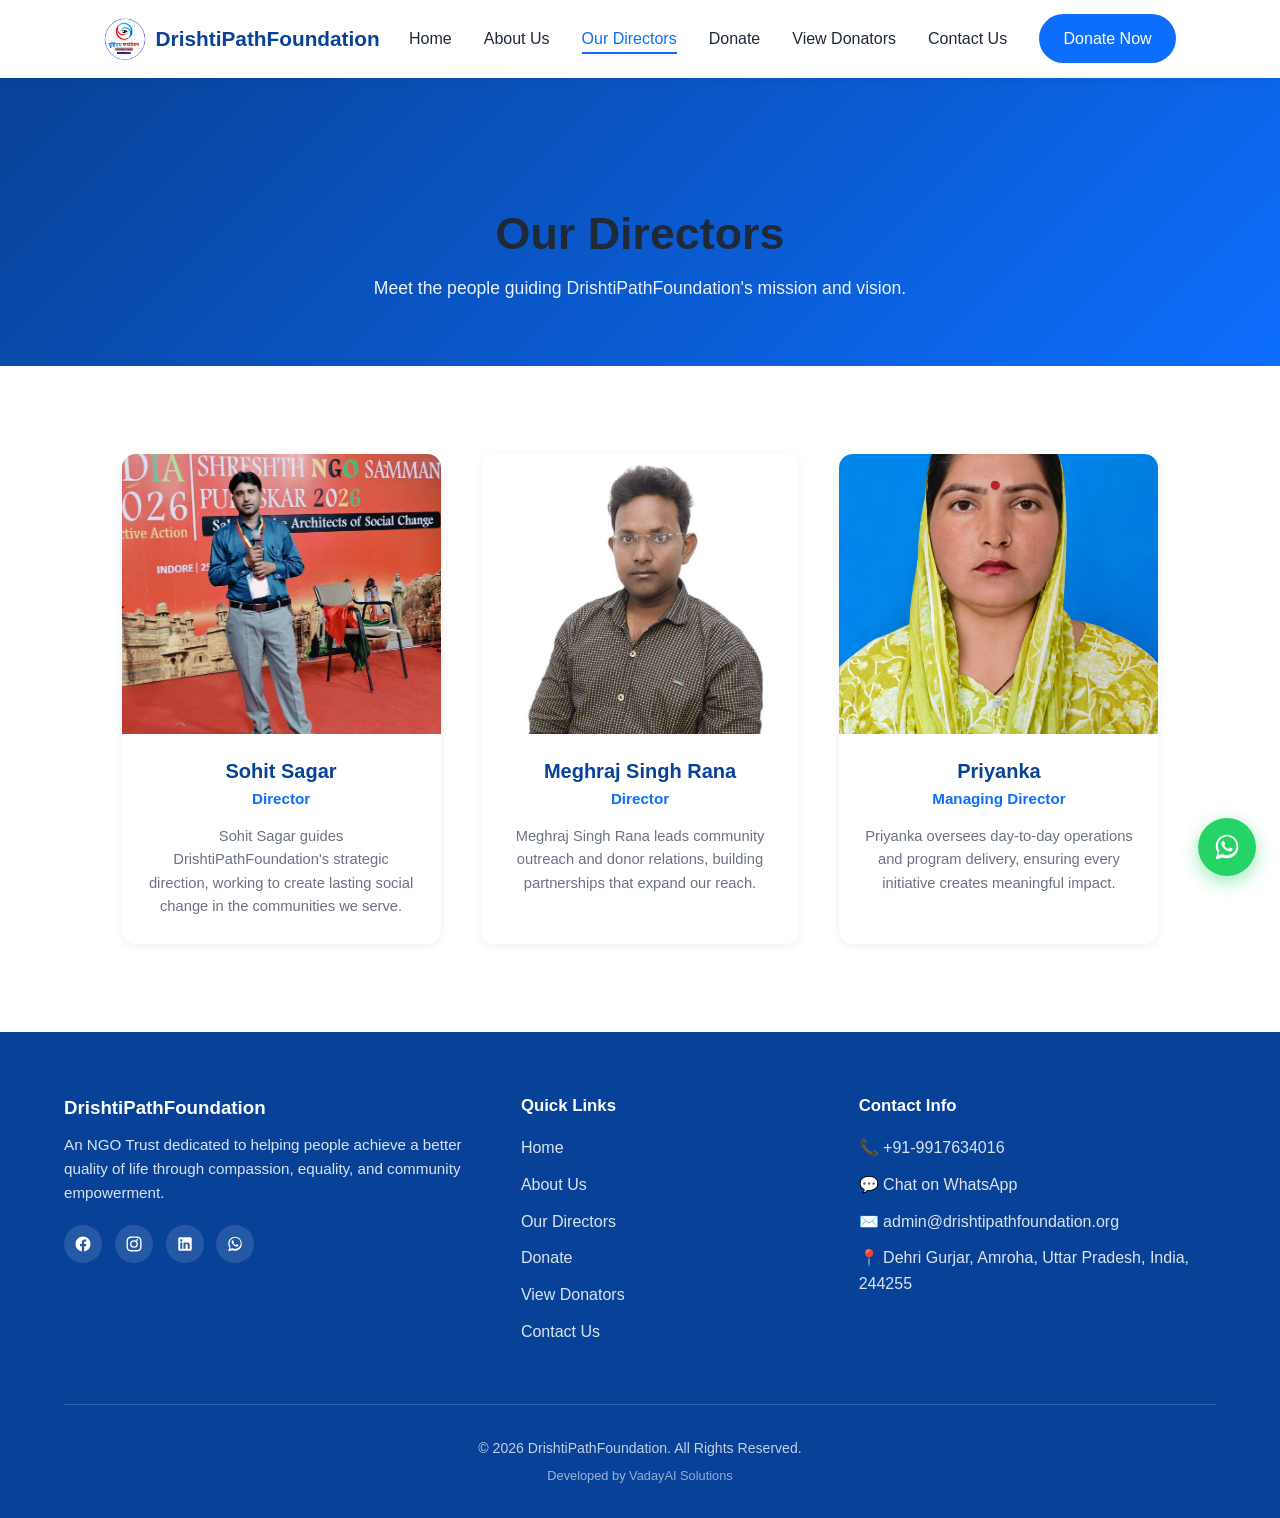
<file: directors.html>
<!DOCTYPE html>
<html lang="en">
<head>
<meta charset="UTF-8">
<meta name="viewport" content="width=device-width, initial-scale=1.0">
<title>Our Directors | DrishtiPathFoundation</title>
<meta name="description" content="Meet the directors leading DrishtiPathFoundation's mission of social welfare and community development.">
<link rel="stylesheet" href="css/style.css">
</head>
<body>

<!-- ===================== HEADER / NAVIGATION ===================== -->
<header class="site-header" id="siteHeader">
  <nav class="navbar">
    <a href="index.html" class="nav-logo">
      <img src="images/logo-placeholder.png" alt="DrishtiPathFoundation Logo">
      DrishtiPathFoundation
    </a>
    <ul class="nav-links" id="navLinks">
      <li><a href="index.html">Home</a></li>
      <li><a href="about.html">About Us</a></li>
      <li><a href="directors.html" class="active">Our Directors</a></li>
      <li><a href="donate.html">Donate</a></li>
      <li><a href="donors.html">View Donators</a></li>
      <li><a href="contact.html">Contact Us</a></li>
      <li><a href="donate.html" class="btn btn-primary">Donate Now</a></li>
    </ul>
    <div class="hamburger" id="hamburger" aria-label="Toggle navigation menu">
      <span></span><span></span><span></span>
    </div>
  </nav>
</header>

<!-- ===================== PAGE HERO ===================== -->
<section class="page-hero">
  <h1>Our Directors</h1>
  <p>Meet the people guiding DrishtiPathFoundation's mission and vision.</p>
</section>

<!-- ===================== DIRECTORS GRID ===================== -->
<!-- Replace images/directors/directorX.jpg and the text below with real details later. -->
<section class="section">
  <div class="container">
    <div class="directors-grid">

      <div class="director-card">
        <div class="director-photo">
          <img src="images/directors/director1.jpg" alt="Sohit Sagar">
        </div>
        <div class="director-info">
          <h3>Sohit Sagar</h3>
          <p class="director-position">Director</p>
          <p class="director-desc">Sohit Sagar guides DrishtiPathFoundation's strategic direction, working to create lasting social change in the communities we serve.</p>
        </div>
      </div>

      <div class="director-card">
        <div class="director-photo">
          <img src="images/directors/director2.jpg" alt="Meghraj Singh Rana">
        </div>
        <div class="director-info">
          <h3>Meghraj Singh Rana</h3>
          <p class="director-position">Director</p>
          <p class="director-desc">Meghraj Singh Rana leads community outreach and donor relations, building partnerships that expand our reach.</p>
        </div>
      </div>

      <div class="director-card">
        <div class="director-photo">
          <img src="images/directors/director3.jpg" alt="Priyanka">
        </div>
        <div class="director-info">
          <h3>Priyanka</h3>
          <p class="director-position">Managing Director</p>
          <p class="director-desc">Priyanka oversees day-to-day operations and program delivery, ensuring every initiative creates meaningful impact.</p>
        </div>
      </div>

    </div>
  </div>
</section>

<!-- ===================== FOOTER ===================== -->
<footer class="site-footer">
  <div class="footer-grid">
    <div class="footer-brand">
      <h3>DrishtiPathFoundation</h3>
      <p>An NGO Trust dedicated to helping people achieve a better quality of life through compassion, equality, and community empowerment.</p>
      <div class="footer-social">
        <a href="https://www.facebook.com/share/1DMJnXZM2B/" target="_blank" rel="noopener" aria-label="Facebook"><svg viewBox="0 0 24 24"><path d="M22 12.06C22 6.51 17.52 2 12 2S2 6.51 2 12.06c0 5 3.66 9.15 8.44 9.94v-7.03H7.9v-2.91h2.54V9.86c0-2.51 1.49-3.9 3.77-3.9 1.09 0 2.24.2 2.24.2v2.47h-1.26c-1.24 0-1.63.78-1.63 1.57v1.88h2.78l-.44 2.91h-2.34V22c4.78-.79 8.44-4.94 8.44-9.94z"/></svg></a>
        <a href="https://www.instagram.com/drishtipathfoundation" target="_blank" rel="noopener" aria-label="Instagram"><svg viewBox="0 0 24 24"><path d="M12 2c-2.72 0-3.06.01-4.12.06-1.06.05-1.79.22-2.43.47-.66.26-1.22.6-1.77 1.16-.56.55-.9 1.11-1.16 1.77-.25.64-.42 1.37-.47 2.43C2.01 8.94 2 9.28 2 12s.01 3.06.06 4.12c.05 1.06.22 1.79.47 2.43.26.66.6 1.22 1.16 1.77.55.56 1.11.9 1.77 1.16.64.25 1.37.42 2.43.47C8.94 21.99 9.28 22 12 22s3.06-.01 4.12-.06c1.06-.05 1.79-.22 2.43-.47.66-.26 1.22-.6 1.77-1.16.56-.55.9-1.11 1.16-1.77.25-.64.42-1.37.47-2.43.05-1.06.06-1.4.06-4.12s-.01-3.06-.06-4.12c-.05-1.06-.22-1.79-.47-2.43-.26-.66-.6-1.22-1.16-1.77-.55-.56-1.11-.9-1.77-1.16-.64-.25-1.37-.42-2.43-.47C15.06 2.01 14.72 2 12 2zm0 1.8c2.67 0 2.99.01 4.04.06.98.04 1.51.21 1.86.34.47.18.8.4 1.15.75.35.35.57.68.75 1.15.14.35.3.88.34 1.86.05 1.05.06 1.37.06 4.04s-.01 2.99-.06 4.04c-.04.98-.21 1.51-.34 1.86-.18.47-.4.8-.75 1.15-.35.35-.68.57-1.15.75-.35.14-.88.3-1.86.34-1.05.05-1.37.06-4.04.06s-2.99-.01-4.04-.06c-.98-.04-1.51-.21-1.86-.34-.47-.18-.8-.4-1.15-.75-.35-.35-.57-.68-.75-1.15-.14-.35-.3-.88-.34-1.86C3.81 14.99 3.8 14.67 3.8 12s.01-2.99.06-4.04c.04-.98.21-1.51.34-1.86.18-.47.4-.8.75-1.15.35-.35.68-.57 1.15-.75.35-.14.88-.3 1.86-.34C9.01 3.81 9.33 3.8 12 3.8zm0 3.05a5.15 5.15 0 1 0 0 10.3 5.15 5.15 0 0 0 0-10.3zm0 8.5a3.35 3.35 0 1 1 0-6.7 3.35 3.35 0 0 1 0 6.7zm5.35-8.7a1.2 1.2 0 1 1-2.4 0 1.2 1.2 0 0 1 2.4 0z"/></svg></a>
        <a href="https://www.linkedin.com/in/drishtipath-foundation-a357b42a9/" target="_blank" rel="noopener" aria-label="LinkedIn"><svg viewBox="0 0 24 24"><path d="M19 3A2 2 0 0 1 21 5v14a2 2 0 0 1-2 2H5a2 2 0 0 1-2-2V5a2 2 0 0 1 2-2h14zM8.34 18.34V10.1H5.67v8.24h2.67zM7 8.9a1.55 1.55 0 1 0 0-3.1 1.55 1.55 0 0 0 0 3.1zm11.34 9.44v-4.7c0-2.52-1.35-3.69-3.15-3.69-1.45 0-2.1.8-2.46 1.36v-1.17h-2.67c.04.75 0 8.2 0 8.2h2.67v-4.58c0-.25.02-.49.09-.67.2-.49.65-1 1.4-1 1 0 1.4.76 1.4 1.86v4.39h2.72z"/></svg></a>
        <a href="https://wa.me/919917634016" target="_blank" rel="noopener" aria-label="WhatsApp"><svg viewBox="0 0 32 32"><path d="M16.02 3C9.4 3 4 8.4 4 15.02c0 2.4.7 4.63 1.9 6.5L4 29l7.66-1.85a11.9 11.9 0 0 0 4.36.82h.01c6.62 0 12.02-5.4 12.02-12.02C28.05 8.4 22.65 3 16.02 3zm0 21.9c-1.55 0-3.06-.4-4.4-1.16l-.31-.18-4.55 1.1 1.22-4.44-.2-.32a9.87 9.87 0 0 1-1.52-5.28c0-5.47 4.45-9.92 9.93-9.92 2.65 0 5.14 1.03 7.01 2.9a9.86 9.86 0 0 1 2.9 7.02c0 5.47-4.45 9.92-9.93 9.92zm5.44-7.43c-.3-.15-1.76-.87-2.03-.97-.27-.1-.47-.15-.67.15-.2.3-.77.97-.94 1.17-.17.2-.35.22-.65.07-.3-.15-1.25-.46-2.38-1.47-.88-.78-1.47-1.75-1.65-2.05-.17-.3-.02-.46.13-.6.14-.14.3-.35.45-.52.15-.17.2-.3.3-.5.1-.2.05-.37-.02-.52-.07-.15-.67-1.62-.92-2.22-.24-.58-.49-.5-.67-.5h-.57c-.2 0-.52.07-.79.37-.27.3-1.04 1.02-1.04 2.48s1.07 2.87 1.22 3.07c.15.2 2.1 3.2 5.08 4.49.71.3 1.26.49 1.69.63.71.22 1.36.19 1.87.12.57-.09 1.76-.72 2.01-1.41.25-.7.25-1.3.17-1.42-.07-.13-.27-.2-.57-.35z"/></svg></a>
      </div>
    </div>
    <div class="footer-col">
      <h4>Quick Links</h4>
      <ul>
        <li><a href="index.html">Home</a></li>
        <li><a href="about.html">About Us</a></li>
        <li><a href="directors.html">Our Directors</a></li>
        <li><a href="donate.html">Donate</a></li>
        <li><a href="donors.html">View Donators</a></li>
        <li><a href="contact.html">Contact Us</a></li>
      </ul>
    </div>
    <div class="footer-col">
      <h4>Contact Info</h4>
      <ul>
        <li>📞 <a href="tel:+919917634016">+91-9917634016</a></li>
        <li>💬 <a href="https://wa.me/919917634016" target="_blank" rel="noopener">Chat on WhatsApp</a></li>
        <li>✉️ <a href="mailto:admin@drishtipathfoundation.org">admin@drishtipathfoundation.org</a></li>
        <li>📍 <a href="https://maps.app.goo.gl/262mdKHrESReHKVZ7?g_st=ic" target="_blank" rel="noopener">Dehri Gurjar, Amroha, Uttar Pradesh, India, 244255</a></li>
      </ul>
    </div>
  </div>
  <div class="footer-bottom">
    <p class="footer-copy">© 2026 DrishtiPathFoundation. All Rights Reserved.</p>
    <p class="footer-dev">Developed by <a href="https://nktyagi123.github.io/portfolio/" target="_blank" rel="noopener">VadayAI Solutions</a></p>
  </div>
</footer>

<!-- ===================== FLOATING BUTTONS ===================== -->
<a href="https://wa.me/919917634016" target="_blank" rel="noopener" class="whatsapp-float" aria-label="Chat on WhatsApp">
  <svg viewBox="0 0 32 32"><path d="M16.02 3C9.4 3 4 8.4 4 15.02c0 2.4.7 4.63 1.9 6.5L4 29l7.66-1.85a11.9 11.9 0 0 0 4.36.82h.01c6.62 0 12.02-5.4 12.02-12.02C28.05 8.4 22.65 3 16.02 3zm0 21.9c-1.55 0-3.06-.4-4.4-1.16l-.31-.18-4.55 1.1 1.22-4.44-.2-.32a9.87 9.87 0 0 1-1.52-5.28c0-5.47 4.45-9.92 9.93-9.92 2.65 0 5.14 1.03 7.01 2.9a9.86 9.86 0 0 1 2.9 7.02c0 5.47-4.45 9.92-9.93 9.92zm5.44-7.43c-.3-.15-1.76-.87-2.03-.97-.27-.1-.47-.15-.67.15-.2.3-.77.97-.94 1.17-.17.2-.35.22-.65.07-.3-.15-1.25-.46-2.38-1.47-.88-.78-1.47-1.75-1.65-2.05-.17-.3-.02-.46.13-.6.14-.14.3-.35.45-.52.15-.17.2-.3.3-.5.1-.2.05-.37-.02-.52-.07-.15-.67-1.62-.92-2.22-.24-.58-.49-.5-.67-.5h-.57c-.2 0-.52.07-.79.37-.27.3-1.04 1.02-1.04 2.48s1.07 2.87 1.22 3.07c.15.2 2.1 3.2 5.08 4.49.71.3 1.26.49 1.69.63.71.22 1.36.19 1.87.12.57-.09 1.76-.72 2.01-1.41.25-.7.25-1.3.17-1.42-.07-.13-.27-.2-.57-.35z"/></svg>
</a>
<button class="scroll-top-btn" id="scrollTopBtn" aria-label="Scroll to top">&uarr;</button>

<script src="js/script.js"></script>
</body>
</html>
</file>
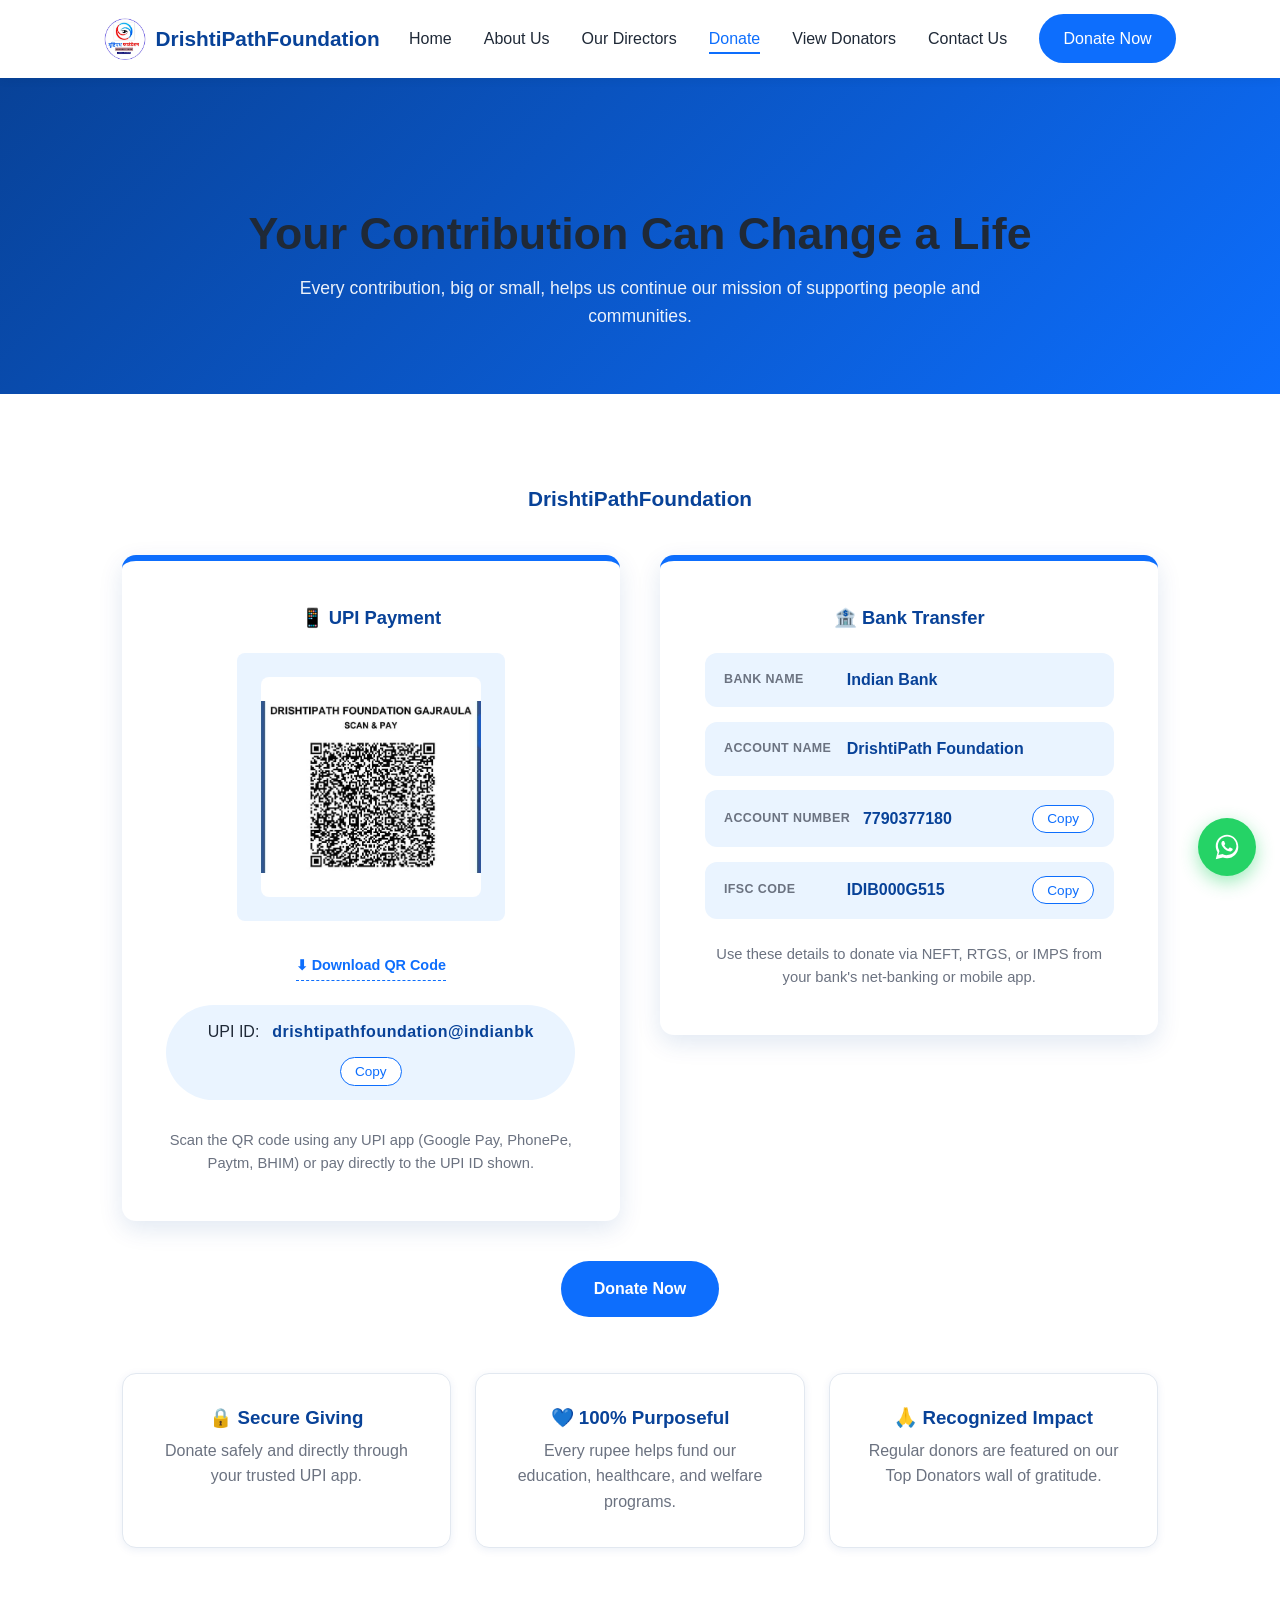
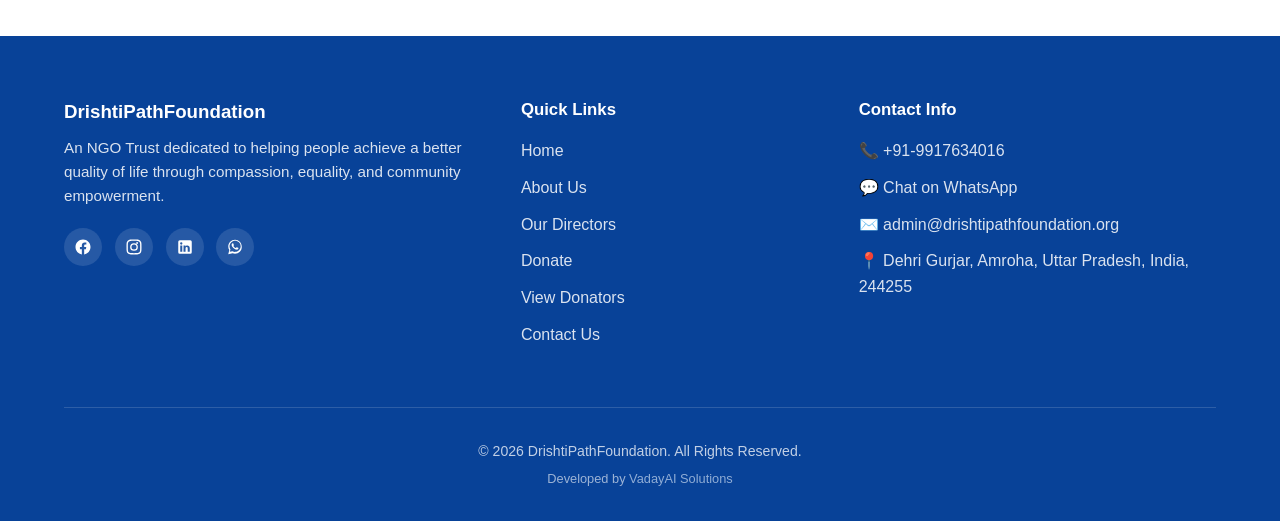
<file: donate.html>
<!DOCTYPE html>
<html lang="en">
<head>
<meta charset="UTF-8">
<meta name="viewport" content="width=device-width, initial-scale=1.0">
<title>Donate | DrishtiPathFoundation</title>
<meta name="description" content="Support DrishtiPathFoundation's mission with a donation via UPI or bank transfer. Every contribution helps us change lives.">
<link rel="stylesheet" href="css/style.css">
</head>
<body>

<!-- ===================== HEADER / NAVIGATION ===================== -->
<header class="site-header" id="siteHeader">
  <nav class="navbar">
    <a href="index.html" class="nav-logo">
      <img src="images/logo-placeholder.png" alt="DrishtiPathFoundation Logo">
      DrishtiPathFoundation
    </a>
    <ul class="nav-links" id="navLinks">
      <li><a href="index.html">Home</a></li>
      <li><a href="about.html">About Us</a></li>
      <li><a href="directors.html">Our Directors</a></li>
      <li><a href="donate.html" class="active">Donate</a></li>
      <li><a href="donors.html">View Donators</a></li>
      <li><a href="contact.html">Contact Us</a></li>
      <li><a href="donate.html" class="btn btn-primary">Donate Now</a></li>
    </ul>
    <div class="hamburger" id="hamburger" aria-label="Toggle navigation menu">
      <span></span><span></span><span></span>
    </div>
  </nav>
</header>

<!-- ===================== PAGE HERO ===================== -->
<section class="page-hero">
  <h1>Your Contribution Can Change a Life</h1>
  <p>Every contribution, big or small, helps us continue our mission of supporting people and communities.</p>
</section>

<!-- ===================== DONATE CARD ===================== -->
<!--
  UPDATE LATER:
  1. Replace images/qr/upi-qr.png with your real UPI QR code image.
  2. Replace the UPI ID text below (id="upiIdText") with your real UPI ID.
  3. Replace the bank account details below (Account Name / Number / IFSC) with your real bank details.
-->
<section class="section" id="donate-card">
  <div class="container">
    <div class="donate-org text-center" style="margin-bottom:2.5rem;">DrishtiPathFoundation</div>

    <div class="payment-methods-grid">

      <!-- UPI Payment -->
      <div class="donate-card">
        <h3 class="payment-method-title">📱 UPI Payment</h3>

        <div class="qr-box">
          <img src="images/qr/upi-qr.png" alt="DrishtiPathFoundation UPI QR Code">
        </div>

        <a href="images/qr/upi-qr.png" download="DrishtiPathFoundation-UPI-QR.png" class="qr-download-link">⬇ Download QR Code</a>

        <div class="upi-row">
          <span>UPI ID:</span>
          <span class="upi-id" id="upiIdText">drishtipathfoundation@indianbk</span>
          <button class="copy-btn" data-copy-target="upiIdText">Copy</button>
        </div>

        <p class="donate-note">Scan the QR code using any UPI app (Google Pay, PhonePe, Paytm, BHIM) or pay directly to the UPI ID shown.</p>
      </div>

      <!-- Bank Transfer -->
      <div class="donate-card">
        <h3 class="payment-method-title">🏦 Bank Transfer</h3>

        <div class="bank-details">
          <div class="bank-detail-row">
            <span class="bank-detail-label">Bank Name</span>
            <strong id="bankInstitutionText">Indian Bank</strong>
          </div>
          <div class="bank-detail-row">
            <span class="bank-detail-label">Account Name</span>
            <strong id="bankNameText">DrishtiPath Foundation</strong>
          </div>
          <div class="bank-detail-row">
            <span class="bank-detail-label">Account Number</span>
            <strong id="bankAccText">7790377180</strong>
            <button class="copy-btn" data-copy-target="bankAccText">Copy</button>
          </div>
          <div class="bank-detail-row">
            <span class="bank-detail-label">IFSC Code</span>
            <strong id="bankIfscText">IDIB000G515</strong>
            <button class="copy-btn" data-copy-target="bankIfscText">Copy</button>
          </div>
        </div>

        <p class="donate-note">Use these details to donate via NEFT, RTGS, or IMPS from your bank's net-banking or mobile app.</p>
      </div>

    </div>

    <div class="text-center" style="margin-top:2.5rem;">
      <a href="#donate-card" class="btn btn-primary" id="donateNowBtn">Donate Now</a>
    </div>

    <div class="donate-info-grid">
      <div class="card text-center">
        <h3 style="color:var(--dark-blue); margin-bottom:0.5rem;">🔒 Secure Giving</h3>
        <p style="color:var(--gray-text);">Donate safely and directly through your trusted UPI app.</p>
      </div>
      <div class="card text-center">
        <h3 style="color:var(--dark-blue); margin-bottom:0.5rem;">💙 100% Purposeful</h3>
        <p style="color:var(--gray-text);">Every rupee helps fund our education, healthcare, and welfare programs.</p>
      </div>
      <div class="card text-center">
        <h3 style="color:var(--dark-blue); margin-bottom:0.5rem;">🙏 Recognized Impact</h3>
        <p style="color:var(--gray-text);">Regular donors are featured on our Top Donators wall of gratitude.</p>
      </div>
    </div>
  </div>
</section>

<!-- ===================== FOOTER ===================== -->
<footer class="site-footer">
  <div class="footer-grid">
    <div class="footer-brand">
      <h3>DrishtiPathFoundation</h3>
      <p>An NGO Trust dedicated to helping people achieve a better quality of life through compassion, equality, and community empowerment.</p>
      <div class="footer-social">
        <a href="https://www.facebook.com/share/1DMJnXZM2B/" target="_blank" rel="noopener" aria-label="Facebook"><svg viewBox="0 0 24 24"><path d="M22 12.06C22 6.51 17.52 2 12 2S2 6.51 2 12.06c0 5 3.66 9.15 8.44 9.94v-7.03H7.9v-2.91h2.54V9.86c0-2.51 1.49-3.9 3.77-3.9 1.09 0 2.24.2 2.24.2v2.47h-1.26c-1.24 0-1.63.78-1.63 1.57v1.88h2.78l-.44 2.91h-2.34V22c4.78-.79 8.44-4.94 8.44-9.94z"/></svg></a>
        <a href="https://www.instagram.com/drishtipathfoundation" target="_blank" rel="noopener" aria-label="Instagram"><svg viewBox="0 0 24 24"><path d="M12 2c-2.72 0-3.06.01-4.12.06-1.06.05-1.79.22-2.43.47-.66.26-1.22.6-1.77 1.16-.56.55-.9 1.11-1.16 1.77-.25.64-.42 1.37-.47 2.43C2.01 8.94 2 9.28 2 12s.01 3.06.06 4.12c.05 1.06.22 1.79.47 2.43.26.66.6 1.22 1.16 1.77.55.56 1.11.9 1.77 1.16.64.25 1.37.42 2.43.47C8.94 21.99 9.28 22 12 22s3.06-.01 4.12-.06c1.06-.05 1.79-.22 2.43-.47.66-.26 1.22-.6 1.77-1.16.56-.55.9-1.11 1.16-1.77.25-.64.42-1.37.47-2.43.05-1.06.06-1.4.06-4.12s-.01-3.06-.06-4.12c-.05-1.06-.22-1.79-.47-2.43-.26-.66-.6-1.22-1.16-1.77-.55-.56-1.11-.9-1.77-1.16-.64-.25-1.37-.42-2.43-.47C15.06 2.01 14.72 2 12 2zm0 1.8c2.67 0 2.99.01 4.04.06.98.04 1.51.21 1.86.34.47.18.8.4 1.15.75.35.35.57.68.75 1.15.14.35.3.88.34 1.86.05 1.05.06 1.37.06 4.04s-.01 2.99-.06 4.04c-.04.98-.21 1.51-.34 1.86-.18.47-.4.8-.75 1.15-.35.35-.68.57-1.15.75-.35.14-.88.3-1.86.34-1.05.05-1.37.06-4.04.06s-2.99-.01-4.04-.06c-.98-.04-1.51-.21-1.86-.34-.47-.18-.8-.4-1.15-.75-.35-.35-.57-.68-.75-1.15-.14-.35-.3-.88-.34-1.86C3.81 14.99 3.8 14.67 3.8 12s.01-2.99.06-4.04c.04-.98.21-1.51.34-1.86.18-.47.4-.8.75-1.15.35-.35.68-.57 1.15-.75.35-.14.88-.3 1.86-.34C9.01 3.81 9.33 3.8 12 3.8zm0 3.05a5.15 5.15 0 1 0 0 10.3 5.15 5.15 0 0 0 0-10.3zm0 8.5a3.35 3.35 0 1 1 0-6.7 3.35 3.35 0 0 1 0 6.7zm5.35-8.7a1.2 1.2 0 1 1-2.4 0 1.2 1.2 0 0 1 2.4 0z"/></svg></a>
        <a href="https://www.linkedin.com/in/drishtipath-foundation-a357b42a9/" target="_blank" rel="noopener" aria-label="LinkedIn"><svg viewBox="0 0 24 24"><path d="M19 3A2 2 0 0 1 21 5v14a2 2 0 0 1-2 2H5a2 2 0 0 1-2-2V5a2 2 0 0 1 2-2h14zM8.34 18.34V10.1H5.67v8.24h2.67zM7 8.9a1.55 1.55 0 1 0 0-3.1 1.55 1.55 0 0 0 0 3.1zm11.34 9.44v-4.7c0-2.52-1.35-3.69-3.15-3.69-1.45 0-2.1.8-2.46 1.36v-1.17h-2.67c.04.75 0 8.2 0 8.2h2.67v-4.58c0-.25.02-.49.09-.67.2-.49.65-1 1.4-1 1 0 1.4.76 1.4 1.86v4.39h2.72z"/></svg></a>
        <a href="https://wa.me/919917634016" target="_blank" rel="noopener" aria-label="WhatsApp"><svg viewBox="0 0 32 32"><path d="M16.02 3C9.4 3 4 8.4 4 15.02c0 2.4.7 4.63 1.9 6.5L4 29l7.66-1.85a11.9 11.9 0 0 0 4.36.82h.01c6.62 0 12.02-5.4 12.02-12.02C28.05 8.4 22.65 3 16.02 3zm0 21.9c-1.55 0-3.06-.4-4.4-1.16l-.31-.18-4.55 1.1 1.22-4.44-.2-.32a9.87 9.87 0 0 1-1.52-5.28c0-5.47 4.45-9.92 9.93-9.92 2.65 0 5.14 1.03 7.01 2.9a9.86 9.86 0 0 1 2.9 7.02c0 5.47-4.45 9.92-9.93 9.92zm5.44-7.43c-.3-.15-1.76-.87-2.03-.97-.27-.1-.47-.15-.67.15-.2.3-.77.97-.94 1.17-.17.2-.35.22-.65.07-.3-.15-1.25-.46-2.38-1.47-.88-.78-1.47-1.75-1.65-2.05-.17-.3-.02-.46.13-.6.14-.14.3-.35.45-.52.15-.17.2-.3.3-.5.1-.2.05-.37-.02-.52-.07-.15-.67-1.62-.92-2.22-.24-.58-.49-.5-.67-.5h-.57c-.2 0-.52.07-.79.37-.27.3-1.04 1.02-1.04 2.48s1.07 2.87 1.22 3.07c.15.2 2.1 3.2 5.08 4.49.71.3 1.26.49 1.69.63.71.22 1.36.19 1.87.12.57-.09 1.76-.72 2.01-1.41.25-.7.25-1.3.17-1.42-.07-.13-.27-.2-.57-.35z"/></svg></a>
      </div>
    </div>
    <div class="footer-col">
      <h4>Quick Links</h4>
      <ul>
        <li><a href="index.html">Home</a></li>
        <li><a href="about.html">About Us</a></li>
        <li><a href="directors.html">Our Directors</a></li>
        <li><a href="donate.html">Donate</a></li>
        <li><a href="donors.html">View Donators</a></li>
        <li><a href="contact.html">Contact Us</a></li>
      </ul>
    </div>
    <div class="footer-col">
      <h4>Contact Info</h4>
      <ul>
        <li>📞 <a href="tel:+919917634016">+91-9917634016</a></li>
        <li>💬 <a href="https://wa.me/919917634016" target="_blank" rel="noopener">Chat on WhatsApp</a></li>
        <li>✉️ <a href="mailto:admin@drishtipathfoundation.org">admin@drishtipathfoundation.org</a></li>
        <li>📍 <a href="https://maps.app.goo.gl/262mdKHrESReHKVZ7?g_st=ic" target="_blank" rel="noopener">Dehri Gurjar, Amroha, Uttar Pradesh, India, 244255</a></li>
      </ul>
    </div>
  </div>
  <div class="footer-bottom">
    <p class="footer-copy">© 2026 DrishtiPathFoundation. All Rights Reserved.</p>
    <p class="footer-dev">Developed by <a href="https://nktyagi123.github.io/portfolio/" target="_blank" rel="noopener">VadayAI Solutions</a></p>
  </div>
</footer>

<!-- ===================== FLOATING BUTTONS ===================== -->
<a href="https://wa.me/919917634016" target="_blank" rel="noopener" class="whatsapp-float" aria-label="Chat on WhatsApp">
  <svg viewBox="0 0 32 32"><path d="M16.02 3C9.4 3 4 8.4 4 15.02c0 2.4.7 4.63 1.9 6.5L4 29l7.66-1.85a11.9 11.9 0 0 0 4.36.82h.01c6.62 0 12.02-5.4 12.02-12.02C28.05 8.4 22.65 3 16.02 3zm0 21.9c-1.55 0-3.06-.4-4.4-1.16l-.31-.18-4.55 1.1 1.22-4.44-.2-.32a9.87 9.87 0 0 1-1.52-5.28c0-5.47 4.45-9.92 9.93-9.92 2.65 0 5.14 1.03 7.01 2.9a9.86 9.86 0 0 1 2.9 7.02c0 5.47-4.45 9.92-9.93 9.92zm5.44-7.43c-.3-.15-1.76-.87-2.03-.97-.27-.1-.47-.15-.67.15-.2.3-.77.97-.94 1.17-.17.2-.35.22-.65.07-.3-.15-1.25-.46-2.38-1.47-.88-.78-1.47-1.75-1.65-2.05-.17-.3-.02-.46.13-.6.14-.14.3-.35.45-.52.15-.17.2-.3.3-.5.1-.2.05-.37-.02-.52-.07-.15-.67-1.62-.92-2.22-.24-.58-.49-.5-.67-.5h-.57c-.2 0-.52.07-.79.37-.27.3-1.04 1.02-1.04 2.48s1.07 2.87 1.22 3.07c.15.2 2.1 3.2 5.08 4.49.71.3 1.26.49 1.69.63.71.22 1.36.19 1.87.12.57-.09 1.76-.72 2.01-1.41.25-.7.25-1.3.17-1.42-.07-.13-.27-.2-.57-.35z"/></svg>
</a>
<button class="scroll-top-btn" id="scrollTopBtn" aria-label="Scroll to top">&uarr;</button>

<script src="js/script.js"></script>
</body>
</html>
</file>
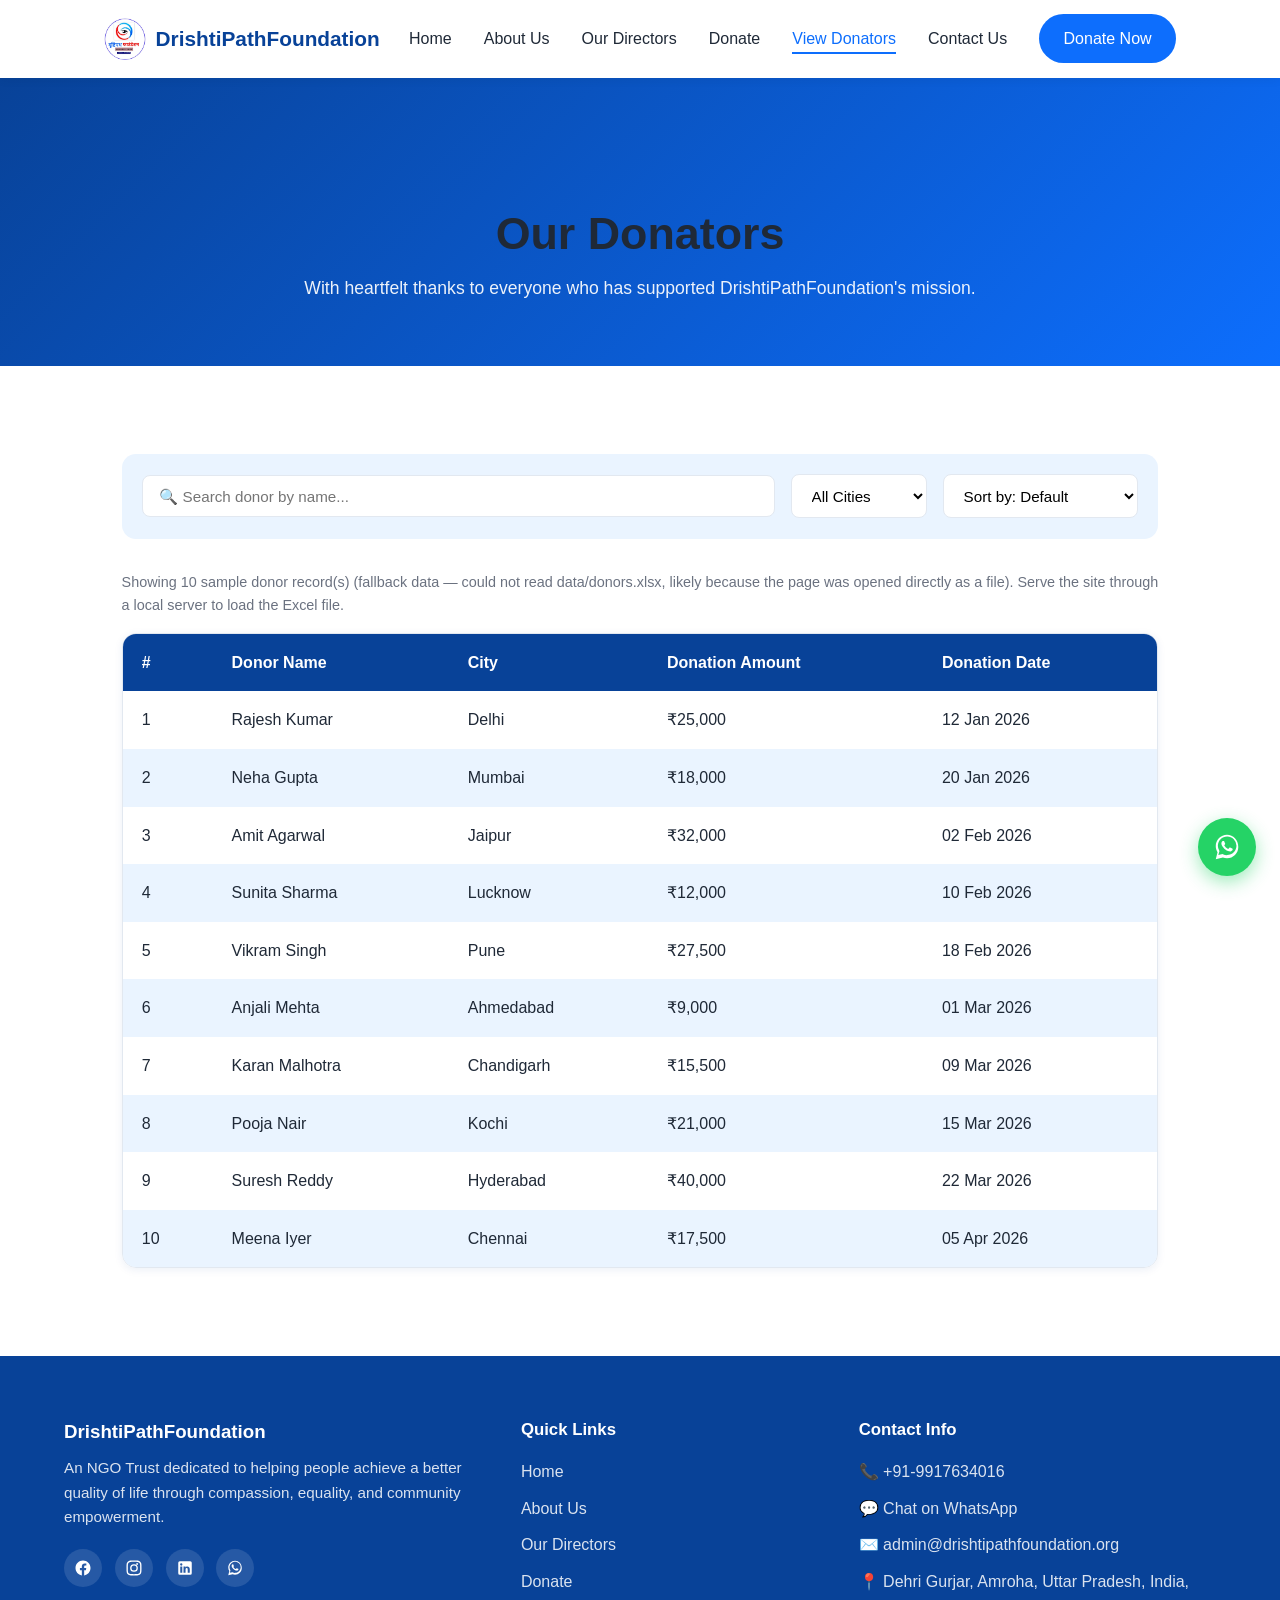
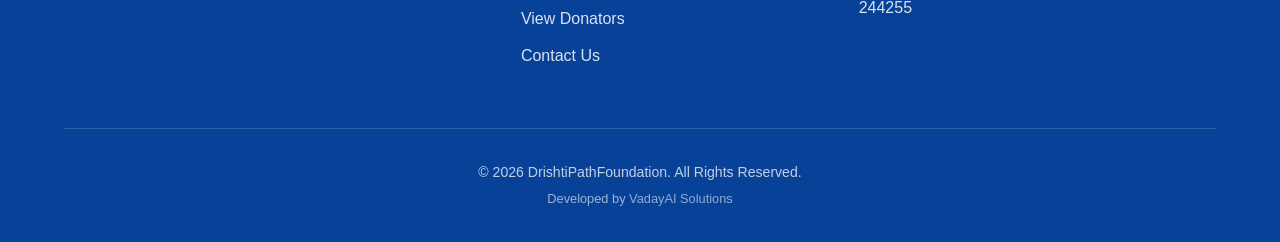
<file: donors.html>
<!DOCTYPE html>
<html lang="en">
<head>
<meta charset="UTF-8">
<meta name="viewport" content="width=device-width, initial-scale=1.0">
<title>View Donators | DrishtiPathFoundation</title>
<meta name="description" content="View the list of donors who have generously supported DrishtiPathFoundation.">
<link rel="stylesheet" href="css/style.css">
</head>
<body>

<!-- ===================== HEADER / NAVIGATION ===================== -->
<header class="site-header" id="siteHeader">
  <nav class="navbar">
    <a href="index.html" class="nav-logo">
      <img src="images/logo-placeholder.png" alt="DrishtiPathFoundation Logo">
      DrishtiPathFoundation
    </a>
    <ul class="nav-links" id="navLinks">
      <li><a href="index.html">Home</a></li>
      <li><a href="about.html">About Us</a></li>
      <li><a href="directors.html">Our Directors</a></li>
      <li><a href="donate.html">Donate</a></li>
      <li><a href="donors.html" class="active">View Donators</a></li>
      <li><a href="contact.html">Contact Us</a></li>
      <li><a href="donate.html" class="btn btn-primary">Donate Now</a></li>
    </ul>
    <div class="hamburger" id="hamburger" aria-label="Toggle navigation menu">
      <span></span><span></span><span></span>
    </div>
  </nav>
</header>

<!-- ===================== PAGE HERO ===================== -->
<section class="page-hero">
  <h1>Our Donators</h1>
  <p>With heartfelt thanks to everyone who has supported DrishtiPathFoundation's mission.</p>
</section>

<!-- ===================== DONOR TABLE ===================== -->
<!--
  Donor data is loaded from data/donors.xlsx using the SheetJS library
  (loaded via CDN below). If the Excel file cannot be read — most
  commonly because this page was opened directly as a file:// page
  instead of through a local web server — a built-in fallback dataset
  in js/script.js (FALLBACK_DONORS) is shown instead so this page is
  never empty. See README.md for details.

  TO UPDATE DONOR RECORDS: edit data/donors.xlsx (columns: ID, Name,
  City, Amount, Date) and/or update FALLBACK_DONORS in js/script.js.
-->
<section class="section">
  <div class="container">

    <div class="donor-controls">
      <input type="text" id="donorSearch" placeholder="🔍 Search donor by name...">
      <select id="cityFilter">
        <option value="">All Cities</option>
      </select>
      <select id="sortSelect">
        <option value="default">Sort by: Default</option>
        <option value="amount-desc">Amount: High to Low</option>
        <option value="amount-asc">Amount: Low to High</option>
        <option value="name-asc">Name: A to Z</option>
        <option value="date-desc">Date: Newest First</option>
      </select>
    </div>

    <p class="donor-status" id="donorStatus">Loading donor records...</p>

    <div class="donor-table-wrapper">
      <table class="donor-table">
        <thead>
          <tr>
            <th>#</th>
            <th>Donor Name</th>
            <th>City</th>
            <th>Donation Amount</th>
            <th>Donation Date</th>
          </tr>
        </thead>
        <tbody id="donorTableBody">
          <!-- Rows are injected by js/script.js (initDonorTable) -->
        </tbody>
      </table>
    </div>

  </div>
</section>

<!-- ===================== FOOTER ===================== -->
<footer class="site-footer">
  <div class="footer-grid">
    <div class="footer-brand">
      <h3>DrishtiPathFoundation</h3>
      <p>An NGO Trust dedicated to helping people achieve a better quality of life through compassion, equality, and community empowerment.</p>
      <div class="footer-social">
        <a href="https://www.facebook.com/share/1DMJnXZM2B/" target="_blank" rel="noopener" aria-label="Facebook"><svg viewBox="0 0 24 24"><path d="M22 12.06C22 6.51 17.52 2 12 2S2 6.51 2 12.06c0 5 3.66 9.15 8.44 9.94v-7.03H7.9v-2.91h2.54V9.86c0-2.51 1.49-3.9 3.77-3.9 1.09 0 2.24.2 2.24.2v2.47h-1.26c-1.24 0-1.63.78-1.63 1.57v1.88h2.78l-.44 2.91h-2.34V22c4.78-.79 8.44-4.94 8.44-9.94z"/></svg></a>
        <a href="https://www.instagram.com/drishtipathfoundation" target="_blank" rel="noopener" aria-label="Instagram"><svg viewBox="0 0 24 24"><path d="M12 2c-2.72 0-3.06.01-4.12.06-1.06.05-1.79.22-2.43.47-.66.26-1.22.6-1.77 1.16-.56.55-.9 1.11-1.16 1.77-.25.64-.42 1.37-.47 2.43C2.01 8.94 2 9.28 2 12s.01 3.06.06 4.12c.05 1.06.22 1.79.47 2.43.26.66.6 1.22 1.16 1.77.55.56 1.11.9 1.77 1.16.64.25 1.37.42 2.43.47C8.94 21.99 9.28 22 12 22s3.06-.01 4.12-.06c1.06-.05 1.79-.22 2.43-.47.66-.26 1.22-.6 1.77-1.16.56-.55.9-1.11 1.16-1.77.25-.64.42-1.37.47-2.43.05-1.06.06-1.4.06-4.12s-.01-3.06-.06-4.12c-.05-1.06-.22-1.79-.47-2.43-.26-.66-.6-1.22-1.16-1.77-.55-.56-1.11-.9-1.77-1.16-.64-.25-1.37-.42-2.43-.47C15.06 2.01 14.72 2 12 2zm0 1.8c2.67 0 2.99.01 4.04.06.98.04 1.51.21 1.86.34.47.18.8.4 1.15.75.35.35.57.68.75 1.15.14.35.3.88.34 1.86.05 1.05.06 1.37.06 4.04s-.01 2.99-.06 4.04c-.04.98-.21 1.51-.34 1.86-.18.47-.4.8-.75 1.15-.35.35-.68.57-1.15.75-.35.14-.88.3-1.86.34-1.05.05-1.37.06-4.04.06s-2.99-.01-4.04-.06c-.98-.04-1.51-.21-1.86-.34-.47-.18-.8-.4-1.15-.75-.35-.35-.57-.68-.75-1.15-.14-.35-.3-.88-.34-1.86C3.81 14.99 3.8 14.67 3.8 12s.01-2.99.06-4.04c.04-.98.21-1.51.34-1.86.18-.47.4-.8.75-1.15.35-.35.68-.57 1.15-.75.35-.14.88-.3 1.86-.34C9.01 3.81 9.33 3.8 12 3.8zm0 3.05a5.15 5.15 0 1 0 0 10.3 5.15 5.15 0 0 0 0-10.3zm0 8.5a3.35 3.35 0 1 1 0-6.7 3.35 3.35 0 0 1 0 6.7zm5.35-8.7a1.2 1.2 0 1 1-2.4 0 1.2 1.2 0 0 1 2.4 0z"/></svg></a>
        <a href="https://www.linkedin.com/in/drishtipath-foundation-a357b42a9/" target="_blank" rel="noopener" aria-label="LinkedIn"><svg viewBox="0 0 24 24"><path d="M19 3A2 2 0 0 1 21 5v14a2 2 0 0 1-2 2H5a2 2 0 0 1-2-2V5a2 2 0 0 1 2-2h14zM8.34 18.34V10.1H5.67v8.24h2.67zM7 8.9a1.55 1.55 0 1 0 0-3.1 1.55 1.55 0 0 0 0 3.1zm11.34 9.44v-4.7c0-2.52-1.35-3.69-3.15-3.69-1.45 0-2.1.8-2.46 1.36v-1.17h-2.67c.04.75 0 8.2 0 8.2h2.67v-4.58c0-.25.02-.49.09-.67.2-.49.65-1 1.4-1 1 0 1.4.76 1.4 1.86v4.39h2.72z"/></svg></a>
        <a href="https://wa.me/919917634016" target="_blank" rel="noopener" aria-label="WhatsApp"><svg viewBox="0 0 32 32"><path d="M16.02 3C9.4 3 4 8.4 4 15.02c0 2.4.7 4.63 1.9 6.5L4 29l7.66-1.85a11.9 11.9 0 0 0 4.36.82h.01c6.62 0 12.02-5.4 12.02-12.02C28.05 8.4 22.65 3 16.02 3zm0 21.9c-1.55 0-3.06-.4-4.4-1.16l-.31-.18-4.55 1.1 1.22-4.44-.2-.32a9.87 9.87 0 0 1-1.52-5.28c0-5.47 4.45-9.92 9.93-9.92 2.65 0 5.14 1.03 7.01 2.9a9.86 9.86 0 0 1 2.9 7.02c0 5.47-4.45 9.92-9.93 9.92zm5.44-7.43c-.3-.15-1.76-.87-2.03-.97-.27-.1-.47-.15-.67.15-.2.3-.77.97-.94 1.17-.17.2-.35.22-.65.07-.3-.15-1.25-.46-2.38-1.47-.88-.78-1.47-1.75-1.65-2.05-.17-.3-.02-.46.13-.6.14-.14.3-.35.45-.52.15-.17.2-.3.3-.5.1-.2.05-.37-.02-.52-.07-.15-.67-1.62-.92-2.22-.24-.58-.49-.5-.67-.5h-.57c-.2 0-.52.07-.79.37-.27.3-1.04 1.02-1.04 2.48s1.07 2.87 1.22 3.07c.15.2 2.1 3.2 5.08 4.49.71.3 1.26.49 1.69.63.71.22 1.36.19 1.87.12.57-.09 1.76-.72 2.01-1.41.25-.7.25-1.3.17-1.42-.07-.13-.27-.2-.57-.35z"/></svg></a>
      </div>
    </div>
    <div class="footer-col">
      <h4>Quick Links</h4>
      <ul>
        <li><a href="index.html">Home</a></li>
        <li><a href="about.html">About Us</a></li>
        <li><a href="directors.html">Our Directors</a></li>
        <li><a href="donate.html">Donate</a></li>
        <li><a href="donors.html">View Donators</a></li>
        <li><a href="contact.html">Contact Us</a></li>
      </ul>
    </div>
    <div class="footer-col">
      <h4>Contact Info</h4>
      <ul>
        <li>📞 <a href="tel:+919917634016">+91-9917634016</a></li>
        <li>💬 <a href="https://wa.me/919917634016" target="_blank" rel="noopener">Chat on WhatsApp</a></li>
        <li>✉️ <a href="mailto:admin@drishtipathfoundation.org">admin@drishtipathfoundation.org</a></li>
        <li>📍 <a href="https://maps.app.goo.gl/262mdKHrESReHKVZ7?g_st=ic" target="_blank" rel="noopener">Dehri Gurjar, Amroha, Uttar Pradesh, India, 244255</a></li>
      </ul>
    </div>
  </div>
  <div class="footer-bottom">
    <p class="footer-copy">© 2026 DrishtiPathFoundation. All Rights Reserved.</p>
    <p class="footer-dev">Developed by <a href="https://nktyagi123.github.io/portfolio/" target="_blank" rel="noopener">VadayAI Solutions</a></p>
  </div>
</footer>

<!-- ===================== FLOATING BUTTONS ===================== -->
<a href="https://wa.me/919917634016" target="_blank" rel="noopener" class="whatsapp-float" aria-label="Chat on WhatsApp">
  <svg viewBox="0 0 32 32"><path d="M16.02 3C9.4 3 4 8.4 4 15.02c0 2.4.7 4.63 1.9 6.5L4 29l7.66-1.85a11.9 11.9 0 0 0 4.36.82h.01c6.62 0 12.02-5.4 12.02-12.02C28.05 8.4 22.65 3 16.02 3zm0 21.9c-1.55 0-3.06-.4-4.4-1.16l-.31-.18-4.55 1.1 1.22-4.44-.2-.32a9.87 9.87 0 0 1-1.52-5.28c0-5.47 4.45-9.92 9.93-9.92 2.65 0 5.14 1.03 7.01 2.9a9.86 9.86 0 0 1 2.9 7.02c0 5.47-4.45 9.92-9.93 9.92zm5.44-7.43c-.3-.15-1.76-.87-2.03-.97-.27-.1-.47-.15-.67.15-.2.3-.77.97-.94 1.17-.17.2-.35.22-.65.07-.3-.15-1.25-.46-2.38-1.47-.88-.78-1.47-1.75-1.65-2.05-.17-.3-.02-.46.13-.6.14-.14.3-.35.45-.52.15-.17.2-.3.3-.5.1-.2.05-.37-.02-.52-.07-.15-.67-1.62-.92-2.22-.24-.58-.49-.5-.67-.5h-.57c-.2 0-.52.07-.79.37-.27.3-1.04 1.02-1.04 2.48s1.07 2.87 1.22 3.07c.15.2 2.1 3.2 5.08 4.49.71.3 1.26.49 1.69.63.71.22 1.36.19 1.87.12.57-.09 1.76-.72 2.01-1.41.25-.7.25-1.3.17-1.42-.07-.13-.27-.2-.57-.35z"/></svg>
</a>
<button class="scroll-top-btn" id="scrollTopBtn" aria-label="Scroll to top">&uarr;</button>

<!--
  SheetJS (xlsx) — loaded from a CDN so this page can read data/donors.xlsx
  directly in the browser, with no backend and no build step. It is the
  simplest widely-used browser-compatible library for parsing Excel files.
  If there is no internet connection, this script tag simply fails to load
  and js/script.js automatically falls back to its built-in sample data.
-->
<script src="https://cdn.sheetjs.com/xlsx-0.20.2/package/dist/xlsx.full.min.js"></script>
<script src="js/script.js"></script>
</body>
</html>
</file>
<file: css/style.css>
/* =========================================================
   DrishtiPathFoundation — Stylesheet
   Organized sections:
   1. CSS Variables / Reset
   2. Base & Typography
   3. Buttons & Utilities
   4. Header / Navigation
   5. Hero Section
   6. Section Titles / Generic Cards
   7. About Page (Mission/Vision/Values)
   8. Focus Areas
   9. Impact Counters
   10. Directors
   11. Top Donors Slideshow
   12. Donate Page
   13. Certificate Section + Modal
   14. Contact Page
   15. Donors Table Page
   16. Footer
   17. Floating Buttons (WhatsApp / Scroll-to-top)
   18. Animations
   19. Responsive Media Queries
   ========================================================= */

/* ---------- 1. CSS Variables / Reset ---------- */
:root {
  --primary-blue: #0D6EFD;
  --dark-blue: #084298;
  --light-blue: #EAF4FF;
  --white: #FFFFFF;
  --dark-text: #1F2937;
  --gray-text: #6B7280;
  --border-color: #E2E8F0;
  --success: #198754;
  --danger: #DC3545;
  --radius: 14px;
  --radius-sm: 8px;
  --shadow-sm: 0 2px 8px rgba(8, 66, 152, 0.08);
  --shadow-md: 0 8px 24px rgba(8, 66, 152, 0.12);
  --shadow-lg: 0 16px 40px rgba(8, 66, 152, 0.18);
  --transition: all 0.3s ease;
  --max-width: 1200px;
}

* { margin: 0; padding: 0; box-sizing: border-box; }

html { scroll-behavior: smooth; }

body {
  font-family: 'Segoe UI', Roboto, 'Helvetica Neue', Arial, sans-serif;
  color: var(--dark-text);
  background: var(--white);
  line-height: 1.6;
  overflow-x: hidden;
}

img { max-width: 100%; display: block; }

a { text-decoration: none; color: inherit; }

ul { list-style: none; }

/* ---------- 2. Base & Typography ---------- */
h1, h2, h3, h4 { line-height: 1.25; font-weight: 700; color: var(--dark-text); }

.container {
  max-width: var(--max-width);
  margin: 0 auto;
  padding: 0 5%;
}

.page-hero {
  background: linear-gradient(135deg, var(--dark-blue), var(--primary-blue));
  color: var(--white);
  padding: 8rem 5% 4rem;
  text-align: center;
}

.page-hero h1 { font-size: clamp(2rem, 4vw, 2.8rem); margin-bottom: 0.75rem; }
.page-hero p { font-size: 1.1rem; opacity: 0.92; max-width: 700px; margin: 0 auto; }

/* ---------- 3. Buttons & Utilities ---------- */
.btn {
  display: inline-block;
  padding: 0.85rem 1.9rem;
  border-radius: 50px;
  font-weight: 600;
  font-size: 1rem;
  cursor: pointer;
  border: 2px solid transparent;
  transition: var(--transition);
  text-align: center;
}

.btn-primary { background: var(--primary-blue); color: var(--white); }
.btn-primary:hover { background: var(--dark-blue); transform: translateY(-3px); box-shadow: var(--shadow-md); }

.btn-outline { background: transparent; border-color: var(--white); color: var(--white); }
.btn-outline:hover { background: var(--white); color: var(--primary-blue); transform: translateY(-3px); }

.btn-outline-blue { background: transparent; border-color: var(--primary-blue); color: var(--primary-blue); }
.btn-outline-blue:hover { background: var(--primary-blue); color: var(--white); transform: translateY(-3px); }

.btn-block { width: 100%; }

.text-center { text-align: center; }

.section { padding: 5.5rem 5%; }
.section-alt { background: var(--light-blue); }

.section-header { text-align: center; max-width: 700px; margin: 0 auto 3rem; }
.section-tag {
  display: inline-block;
  color: var(--primary-blue);
  background: var(--light-blue);
  padding: 0.35rem 1rem;
  border-radius: 50px;
  font-weight: 600;
  font-size: 0.85rem;
  letter-spacing: 0.5px;
  text-transform: uppercase;
  margin-bottom: 1rem;
}
.section-header h2 { font-size: clamp(1.7rem, 3vw, 2.4rem); margin-bottom: 0.75rem; }
.section-header p { color: var(--gray-text); font-size: 1.05rem; }

/* ---------- 4. Header / Navigation ---------- */
.site-header {
  position: sticky;
  top: 0;
  z-index: 1000;
  background: var(--white);
  box-shadow: 0 2px 10px rgba(0, 0, 0, 0.05);
  transition: var(--transition);
}

.site-header.scrolled { box-shadow: var(--shadow-md); }

.navbar {
  max-width: var(--max-width);
  margin: 0 auto;
  display: flex;
  align-items: center;
  justify-content: space-between;
  gap: 1rem;
  padding: 0.9rem 5%;
}

.nav-logo {
  display: flex;
  align-items: center;
  gap: 0.6rem;
  font-size: 1.3rem;
  font-weight: 800;
  color: var(--dark-blue);
}

.nav-logo img { height: 42px; width: 42px; border-radius: 50%; object-fit: cover; }

.nav-links {
  display: flex;
  align-items: center;
  gap: 2rem;
}

.nav-links a {
  font-weight: 500;
  color: var(--dark-text);
  position: relative;
  padding: 0.3rem 0;
  transition: var(--transition);
}

.nav-links a::after {
  content: '';
  position: absolute;
  left: 0;
  bottom: -2px;
  width: 0;
  height: 2px;
  background: var(--primary-blue);
  transition: var(--transition);
}

.nav-links a:hover,
.nav-links a.active { color: var(--primary-blue); }
.nav-links a:hover::after,
.nav-links a.active::after { width: 100%; }

.nav-links .btn-primary { color: var(--white); padding: 0.6rem 1.4rem; }
.nav-links .btn-primary::after { display: none; }

.hamburger {
  display: none;
  flex-direction: column;
  justify-content: center;
  gap: 5px;
  width: 30px;
  height: 24px;
  cursor: pointer;
  z-index: 1100;
}

.hamburger span {
  display: block;
  height: 3px;
  width: 100%;
  background: var(--dark-blue);
  border-radius: 3px;
  transition: var(--transition);
}

.hamburger.active span:nth-child(1) { transform: translateY(8px) rotate(45deg); }
.hamburger.active span:nth-child(2) { opacity: 0; }
.hamburger.active span:nth-child(3) { transform: translateY(-8px) rotate(-45deg); }

/* ---------- 5. Hero Section ---------- */
.hero {
  position: relative;
  min-height: 92vh;
  display: flex;
  align-items: center;
  background: linear-gradient(120deg, rgba(8, 66, 152, 0.88), rgba(13, 110, 253, 0.78)),
    url('../images/hero-placeholder.jpg') center/cover no-repeat;
  color: var(--white);
}

.hero-content {
  max-width: var(--max-width);
  margin: 0 auto;
  padding: 4rem 5%;
  display: grid;
  grid-template-columns: 1.1fr 0.9fr;
  align-items: center;
  gap: 3rem;
}

.hero-text h1 {
  font-size: clamp(2.1rem, 4.5vw, 3.4rem);
  margin-bottom: 1.2rem;
  color: var(--white);
}

.hero-text p {
  font-size: 1.15rem;
  opacity: 0.95;
  margin-bottom: 2rem;
  max-width: 560px;
}

.hero-buttons { display: flex; gap: 1rem; flex-wrap: wrap; }

/* Hero photo slideshow — reuses .slider-btn / .slider-dots / .dot from the
   Top Donors Slideshow below, so both sliders share the same JS behaviour. */
.hero-slider {
  position: relative;
  aspect-ratio: 4 / 3;
  border-radius: var(--radius);
  overflow: hidden;
  box-shadow: var(--shadow-lg);
  border: 4px solid rgba(255, 255, 255, 0.25);
}

.hero-slide { display: none; width: 100%; height: 100%; animation: fadeIn 0.8s ease; }
.hero-slide.active { display: block; }
.hero-slide img { width: 100%; height: 100%; object-fit: cover; display: block; }

.hero-slider .slider-dots { position: absolute; left: 0; right: 0; bottom: 16px; margin-top: 0; z-index: 6; }
.hero-slider .dot { background: rgba(255, 255, 255, 0.55); }
.hero-slider .dot.active { background: var(--white); }

/* ---------- 6. Generic Cards ---------- */
.card {
  background: var(--white);
  border-radius: var(--radius);
  padding: 2rem;
  box-shadow: var(--shadow-sm);
  transition: var(--transition);
  border: 1px solid var(--border-color);
}

.card:hover { transform: translateY(-6px); box-shadow: var(--shadow-md); }

.grid-3 { display: grid; grid-template-columns: repeat(3, 1fr); gap: 2rem; }
.grid-2 { display: grid; grid-template-columns: repeat(2, 1fr); gap: 2rem; }

/* ---------- 7. About Page ---------- */
.about-intro {
  display: grid;
  grid-template-columns: 1fr 1fr;
  gap: 3rem;
  align-items: center;
}

.about-intro img { border-radius: var(--radius); box-shadow: var(--shadow-md); }

.mv-grid { display: grid; grid-template-columns: repeat(2, 1fr); gap: 2rem; margin-top: 2rem; }

.mv-card {
  background: var(--light-blue);
  border-radius: var(--radius);
  padding: 2.2rem;
  border-left: 5px solid var(--primary-blue);
}

.mv-card h3 { color: var(--dark-blue); margin-bottom: 0.6rem; font-size: 1.4rem; }

.values-grid { display: grid; grid-template-columns: repeat(5, 1fr); gap: 1.5rem; margin-top: 2.5rem; }

.value-card {
  text-align: center;
  padding: 2rem 1.2rem;
  background: var(--white);
  border-radius: var(--radius);
  box-shadow: var(--shadow-sm);
  transition: var(--transition);
}

.value-card:hover { transform: translateY(-8px); box-shadow: var(--shadow-md); border-color: var(--primary-blue); }

.value-icon { font-size: 2.4rem; margin-bottom: 0.9rem; }
.value-card h4 { font-size: 1.05rem; color: var(--dark-blue); }

/* ---------- 8. Focus Areas ---------- */
.focus-grid { display: grid; grid-template-columns: repeat(3, 1fr); gap: 2rem; }

.focus-card {
  background: var(--white);
  border-radius: var(--radius);
  padding: 2.2rem;
  text-align: center;
  box-shadow: var(--shadow-sm);
  transition: var(--transition);
  border-bottom: 4px solid transparent;
}

.focus-card:hover { border-bottom-color: var(--primary-blue); transform: translateY(-6px); box-shadow: var(--shadow-md); }

.focus-icon {
  width: 70px;
  height: 70px;
  border-radius: 50%;
  background: var(--light-blue);
  display: flex;
  align-items: center;
  justify-content: center;
  font-size: 2rem;
  margin: 0 auto 1.2rem;
}

.focus-card h3 { font-size: 1.2rem; margin-bottom: 0.6rem; color: var(--dark-blue); }
.focus-card p { color: var(--gray-text); font-size: 0.95rem; }

/* ---------- 9. Impact Counters ---------- */
.impact-section {
  background: linear-gradient(120deg, var(--dark-blue), var(--primary-blue));
  color: var(--white);
  padding: 4.5rem 5%;
}

.counter-grid {
  max-width: var(--max-width);
  margin: 0 auto;
  display: grid;
  grid-template-columns: repeat(4, 1fr);
  gap: 2rem;
  text-align: center;
}

.counter-number {
  font-size: clamp(2rem, 4vw, 3rem);
  font-weight: 800;
  display: flex;
  align-items: baseline;
  justify-content: center;
  gap: 0.2rem;
}

.counter-label { margin-top: 0.5rem; font-size: 1rem; opacity: 0.92; }

/* ---------- 10. Directors ---------- */
.directors-grid { display: grid; grid-template-columns: repeat(3, 1fr); gap: 2.5rem; }

.director-card {
  background: var(--white);
  border-radius: var(--radius);
  overflow: hidden;
  text-align: center;
  box-shadow: var(--shadow-sm);
  transition: var(--transition);
}

.director-card:hover { transform: translateY(-8px); box-shadow: var(--shadow-md); }

.director-photo { width: 100%; height: 280px; overflow: hidden; }
.director-photo img { width: 100%; height: 100%; object-fit: cover; transition: var(--transition); }
.director-card:hover .director-photo img { transform: scale(1.06); }

.director-info { padding: 1.6rem; }
.director-info h3 { color: var(--dark-blue); font-size: 1.25rem; margin-bottom: 0.2rem; }
.director-position { color: var(--primary-blue); font-weight: 600; font-size: 0.95rem; margin-bottom: 0.8rem; }
.director-desc { color: var(--gray-text); font-size: 0.92rem; }

/* ---------- 11. Top Donors Slideshow ---------- */
.donor-slider {
  position: relative;
  max-width: 620px;
  margin: 0 auto;
  background: var(--white);
  border-radius: var(--radius);
  box-shadow: var(--shadow-md);
  padding: 3rem 4rem;
  overflow: hidden;
}

.donor-slide { display: none; text-align: center; animation: fadeIn 0.6s ease; }
.donor-slide.active { display: block; }

.donor-slide img {
  width: 110px;
  height: 110px;
  border-radius: 50%;
  object-fit: cover;
  margin: 0 auto 1.2rem;
  border: 4px solid var(--light-blue);
}

.donor-slide h3 { color: var(--dark-blue); font-size: 1.3rem; margin-bottom: 0.5rem; }
.donor-slide p { color: var(--gray-text); font-style: italic; }

.slider-btn {
  position: absolute;
  top: 50%;
  transform: translateY(-50%);
  background: var(--primary-blue);
  color: var(--white);
  border: none;
  width: 40px;
  height: 40px;
  border-radius: 50%;
  cursor: pointer;
  font-size: 1.2rem;
  display: flex;
  align-items: center;
  justify-content: center;
  transition: var(--transition);
  z-index: 5;
}

.slider-btn:hover { background: var(--dark-blue); }
.slider-prev { left: 14px; }
.slider-next { right: 14px; }

.slider-dots { display: flex; justify-content: center; gap: 0.6rem; margin-top: 1.8rem; }

.dot {
  width: 10px;
  height: 10px;
  border-radius: 50%;
  background: var(--border-color);
  cursor: pointer;
  transition: var(--transition);
}

.dot.active { background: var(--primary-blue); width: 26px; border-radius: 6px; }

/* ---------- 12. Donate Page ---------- */
.donate-card {
  max-width: 520px;
  margin: 0 auto;
  background: var(--white);
  border-radius: var(--radius);
  box-shadow: var(--shadow-md);
  padding: 2.8rem;
  text-align: center;
  border-top: 6px solid var(--primary-blue);
}

.donate-org { font-size: 1.3rem; font-weight: 700; color: var(--dark-blue); margin-bottom: 1.5rem; }

.qr-box {
  background: var(--light-blue);
  border-radius: var(--radius-sm);
  padding: 1.5rem;
  display: inline-block;
  margin-bottom: 1.5rem;
}

.qr-box img { width: 220px; height: 220px; object-fit: contain; border-radius: 8px; background: var(--white); }

.qr-download-link {
  display: inline-flex;
  align-items: center;
  gap: 0.4rem;
  color: var(--primary-blue);
  font-weight: 600;
  font-size: 0.9rem;
  margin-bottom: 1.5rem;
  border-bottom: 1px dashed var(--primary-blue);
  padding-bottom: 2px;
  cursor: pointer;
  transition: var(--transition);
}

.qr-download-link:hover { color: var(--dark-blue); border-color: var(--dark-blue); }

.upi-row {
  display: flex;
  align-items: center;
  justify-content: center;
  gap: 0.8rem;
  background: var(--light-blue);
  padding: 0.9rem 1.2rem;
  border-radius: 50px;
  margin-bottom: 1.8rem;
  flex-wrap: wrap;
}

.upi-id { font-weight: 700; color: var(--dark-blue); letter-spacing: 0.5px; }

.copy-btn {
  border: 1px solid var(--primary-blue);
  background: var(--white);
  color: var(--primary-blue);
  padding: 0.35rem 0.9rem;
  border-radius: 50px;
  cursor: pointer;
  font-size: 0.85rem;
  transition: var(--transition);
}

.copy-btn:hover { background: var(--primary-blue); color: var(--white); }

.donate-note { color: var(--gray-text); font-size: 0.92rem; margin-top: 1rem; }

/* Two payment method cards (UPI + Bank Transfer) side by side */
.payment-methods-grid {
  display: grid;
  grid-template-columns: repeat(2, 1fr);
  gap: 2.5rem;
  align-items: start;
  max-width: var(--max-width);
  margin: 0 auto;
}

.payment-method-title { color: var(--dark-blue); font-size: 1.15rem; margin-bottom: 1.5rem; }

.bank-details { margin-bottom: 1.5rem; }

.bank-detail-row {
  display: flex;
  align-items: center;
  gap: 0.8rem;
  background: var(--light-blue);
  padding: 0.9rem 1.2rem;
  border-radius: 12px;
  margin-bottom: 0.9rem;
  text-align: left;
  flex-wrap: wrap;
}

.bank-detail-label {
  color: var(--gray-text);
  font-weight: 600;
  font-size: 0.78rem;
  text-transform: uppercase;
  letter-spacing: 0.4px;
  min-width: 110px;
}

.bank-detail-row strong { color: var(--dark-blue); font-weight: 700; flex: 1; word-break: break-word; }

.donate-info-grid {
  display: grid;
  grid-template-columns: repeat(3, 1fr);
  gap: 1.5rem;
  max-width: var(--max-width);
  margin: 3.5rem auto 0;
}

/* ---------- 13. Certificate Section + Modal ---------- */
.certificate-grid {
  display: grid;
  grid-template-columns: 0.9fr 1.1fr;
  gap: 3rem;
  align-items: center;
}

.certificate-img-wrap {
  position: relative;
  border-radius: var(--radius);
  overflow: hidden;
  box-shadow: var(--shadow-md);
  cursor: pointer;
}

.certificate-img-wrap img { width: 100%; transition: var(--transition); }
.certificate-img-wrap:hover img { transform: scale(1.04); }

.certificate-img-wrap::after {
  content: '🔍 Click to enlarge';
  position: absolute;
  bottom: 0;
  left: 0;
  right: 0;
  background: rgba(8, 66, 152, 0.85);
  color: var(--white);
  text-align: center;
  padding: 0.6rem;
  font-size: 0.9rem;
  transform: translateY(100%);
  transition: var(--transition);
}

.certificate-img-wrap:hover::after { transform: translateY(0); }

.modal-overlay {
  display: none;
  position: fixed;
  inset: 0;
  background: rgba(15, 23, 42, 0.85);
  z-index: 2000;
  align-items: center;
  justify-content: center;
  padding: 2rem;
}

.modal-overlay.open { display: flex; animation: fadeIn 0.3s ease; }

.modal-box { position: relative; max-width: 800px; width: 100%; }
.modal-box img { width: 100%; border-radius: var(--radius-sm); box-shadow: var(--shadow-lg); }

.modal-close {
  position: absolute;
  top: -45px;
  right: 0;
  background: var(--white);
  border: none;
  width: 38px;
  height: 38px;
  border-radius: 50%;
  font-size: 1.3rem;
  cursor: pointer;
  color: var(--dark-blue);
}

/* ---------- 14. Contact Page ---------- */
.contact-grid {
  display: grid;
  grid-template-columns: 0.9fr 1.1fr;
  gap: 3rem;
}

.contact-info-card {
  background: var(--light-blue);
  border-radius: var(--radius);
  padding: 2.5rem;
}

.contact-info-item {
  display: flex;
  align-items: flex-start;
  gap: 1rem;
  margin-bottom: 1.6rem;
}

.contact-info-item .icon {
  width: 46px;
  height: 46px;
  border-radius: 50%;
  background: var(--white);
  display: flex;
  align-items: center;
  justify-content: center;
  font-size: 1.3rem;
  flex-shrink: 0;
}

.contact-info-item h4 { color: var(--dark-blue); margin-bottom: 0.2rem; }
.contact-info-item p, .contact-info-item a { color: var(--gray-text); }

.contact-form-card {
  background: var(--white);
  border-radius: var(--radius);
  padding: 2.5rem;
  box-shadow: var(--shadow-sm);
  border: 1px solid var(--border-color);
}

.form-group { margin-bottom: 1.3rem; }
.form-group label { display: block; margin-bottom: 0.4rem; font-weight: 600; font-size: 0.92rem; }

.form-group input,
.form-group textarea {
  width: 100%;
  padding: 0.85rem 1rem;
  border: 1px solid var(--border-color);
  border-radius: var(--radius-sm);
  font-family: inherit;
  font-size: 1rem;
  transition: var(--transition);
}

.form-group input:focus,
.form-group textarea:focus { outline: none; border-color: var(--primary-blue); box-shadow: 0 0 0 3px rgba(13, 110, 253, 0.12); }

.form-group textarea { resize: vertical; min-height: 120px; }

.error-text { color: var(--danger); font-size: 0.82rem; margin-top: 0.3rem; display: none; }
.form-group.invalid input,
.form-group.invalid textarea { border-color: var(--danger); }
.form-group.invalid .error-text { display: block; }

.form-success {
  display: none;
  background: #d1e7dd;
  color: #0f5132;
  padding: 1rem 1.2rem;
  border-radius: var(--radius-sm);
  margin-top: 1rem;
  font-weight: 500;
}

.form-success.show { display: block; animation: fadeIn 0.4s ease; }

/* ---------- 15. Donors Table Page ---------- */
.donor-controls {
  display: flex;
  gap: 1rem;
  flex-wrap: wrap;
  margin-bottom: 2rem;
  align-items: center;
  justify-content: space-between;
  background: var(--light-blue);
  padding: 1.3rem;
  border-radius: var(--radius);
}

.donor-controls input,
.donor-controls select {
  padding: 0.7rem 1rem;
  border-radius: var(--radius-sm);
  border: 1px solid var(--border-color);
  font-family: inherit;
  font-size: 0.95rem;
  background: var(--white);
}

.donor-controls input { flex: 1; min-width: 200px; }

.donor-status { margin-bottom: 1rem; color: var(--gray-text); font-size: 0.9rem; }

.donor-table-wrapper {
  overflow-x: auto;
  border-radius: var(--radius);
  box-shadow: var(--shadow-sm);
  border: 1px solid var(--border-color);
}

table.donor-table { width: 100%; border-collapse: collapse; min-width: 600px; }

.donor-table th,
.donor-table td { padding: 1rem 1.2rem; text-align: left; white-space: nowrap; }

.donor-table thead { background: var(--dark-blue); color: var(--white); }
.donor-table thead th { cursor: pointer; user-select: none; }
.donor-table thead th.sortable:hover { background: var(--primary-blue); }

.donor-table tbody tr:nth-child(even) { background: var(--light-blue); }
.donor-table tbody tr:hover { background: #dcecff; }

.no-results { text-align: center; padding: 2.5rem; color: var(--gray-text); }

/* ---------- 16. Footer ---------- */
.site-footer { background: var(--dark-blue); color: var(--white); padding: 4rem 5% 0; }

.footer-grid {
  max-width: var(--max-width);
  margin: 0 auto;
  display: grid;
  grid-template-columns: 1.4fr 1fr 1.2fr;
  gap: 2.5rem;
  padding-bottom: 3rem;
  border-bottom: 1px solid rgba(255, 255, 255, 0.15);
}

.footer-brand h3 { color: var(--white); margin-bottom: 0.8rem; }
.footer-brand p { opacity: 0.85; font-size: 0.95rem; }

.footer-social { display: flex; gap: 0.8rem; margin-top: 1.2rem; }
.footer-social a {
  width: 38px;
  height: 38px;
  border-radius: 50%;
  background: rgba(255, 255, 255, 0.12);
  display: flex;
  align-items: center;
  justify-content: center;
  transition: var(--transition);
}
.footer-social a:hover { background: var(--primary-blue); transform: translateY(-3px); }
.footer-social a svg { width: 18px; height: 18px; fill: var(--white); }

.footer-col h4 { color: var(--white); margin-bottom: 1.1rem; font-size: 1.05rem; }
.footer-col ul li { margin-bottom: 0.7rem; }
.footer-col a { opacity: 0.85; transition: var(--transition); }
.footer-col a:hover { opacity: 1; color: var(--light-blue); padding-left: 4px; }

.footer-bottom {
  max-width: var(--max-width);
  margin: 0 auto;
  padding: 2rem 0;
  text-align: center;
}

.jai-bhim {
  font-size: 1.4rem;
  font-weight: 800;
  letter-spacing: 1px;
  margin-bottom: 0.6rem;
  color: var(--white);
}

.footer-copy { opacity: 0.75; font-size: 0.88rem; }

.footer-dev { opacity: 0.6; font-size: 0.8rem; margin-top: 0.4rem; }
.footer-dev a { color: var(--light-blue); opacity: 1; }
.footer-dev a:hover { text-decoration: underline; }

/* ---------- 17. Floating Buttons ---------- */
.whatsapp-float {
  position: fixed;
  bottom: 24px;
  right: 24px;
  width: 58px;
  height: 58px;
  background: #25D366;
  border-radius: 50%;
  display: flex;
  align-items: center;
  justify-content: center;
  box-shadow: 0 6px 18px rgba(37, 211, 102, 0.45);
  z-index: 900;
  transition: var(--transition);
}

.whatsapp-float:hover { transform: scale(1.1) rotate(8deg); box-shadow: 0 8px 22px rgba(37, 211, 102, 0.6); }
.whatsapp-float svg { width: 30px; height: 30px; fill: var(--white); }

.scroll-top-btn {
  position: fixed;
  bottom: 24px;
  right: 92px;
  width: 46px;
  height: 46px;
  background: var(--primary-blue);
  color: var(--white);
  border: none;
  border-radius: 50%;
  font-size: 1.2rem;
  cursor: pointer;
  box-shadow: var(--shadow-md);
  z-index: 900;
  opacity: 0;
  visibility: hidden;
  transform: translateY(15px);
  transition: var(--transition);
}

.scroll-top-btn.show { opacity: 1; visibility: visible; transform: translateY(0); }
.scroll-top-btn:hover { background: var(--dark-blue); }

/* ---------- 18. Animations ---------- */
@keyframes fadeIn {
  from { opacity: 0; transform: translateY(10px); }
  to { opacity: 1; transform: translateY(0); }
}

.fade-in-up { animation: fadeIn 0.7s ease both; }

/* ---------- 19. Responsive Media Queries ---------- */
@media (max-width: 1024px) {
  .hero-content { grid-template-columns: 1fr; text-align: center; }
  .hero-text p { margin: 0 auto 2rem; }
  .hero-buttons { justify-content: center; }
  .about-intro { grid-template-columns: 1fr; }
  .certificate-grid { grid-template-columns: 1fr; }
  .contact-grid { grid-template-columns: 1fr; }
  .values-grid { grid-template-columns: repeat(3, 1fr); }
  .donate-info-grid { grid-template-columns: 1fr; }
  .payment-methods-grid { grid-template-columns: 1fr; max-width: 520px; }
}

@media (max-width: 900px) {
  .footer-grid { grid-template-columns: 1fr 1fr; }
}

@media (max-width: 768px) {
  .hamburger { display: flex; }

  .nav-links {
    position: fixed;
    top: 0;
    right: 0;
    height: 100vh;
    width: 78%;
    max-width: 320px;
    background: var(--white);
    flex-direction: column;
    align-items: flex-start;
    justify-content: center;
    gap: 1.6rem;
    padding: 2rem 2.5rem;
    box-shadow: -8px 0 24px rgba(0, 0, 0, 0.1);
    transform: translateX(100%);
    transition: transform 0.35s ease;
  }

  .nav-links.active { transform: translateX(0); }
  .nav-links .btn-primary { margin-top: 0.5rem; }

  .grid-3, .grid-2, .directors-grid, .focus-grid { grid-template-columns: 1fr; }
  .values-grid { grid-template-columns: repeat(2, 1fr); }
  .mv-grid { grid-template-columns: 1fr; }
  .counter-grid { grid-template-columns: repeat(2, 1fr); gap: 2rem 1rem; }
  .donor-slider { padding: 2.5rem 1.2rem; }
  .slider-prev { left: 6px; }
  .slider-next { right: 6px; }
}

@media (max-width: 560px) {
  .footer-grid { grid-template-columns: 1fr; }
  .values-grid { grid-template-columns: 1fr 1fr; }
  .counter-grid { grid-template-columns: 1fr 1fr; }
  .donate-card { padding: 2rem 1.4rem; }
  .qr-box img { width: 170px; height: 170px; }
  .scroll-top-btn { right: 84px; width: 40px; height: 40px; bottom: 20px; }
  .whatsapp-float { width: 52px; height: 52px; bottom: 20px; right: 20px; }
}
</file>
